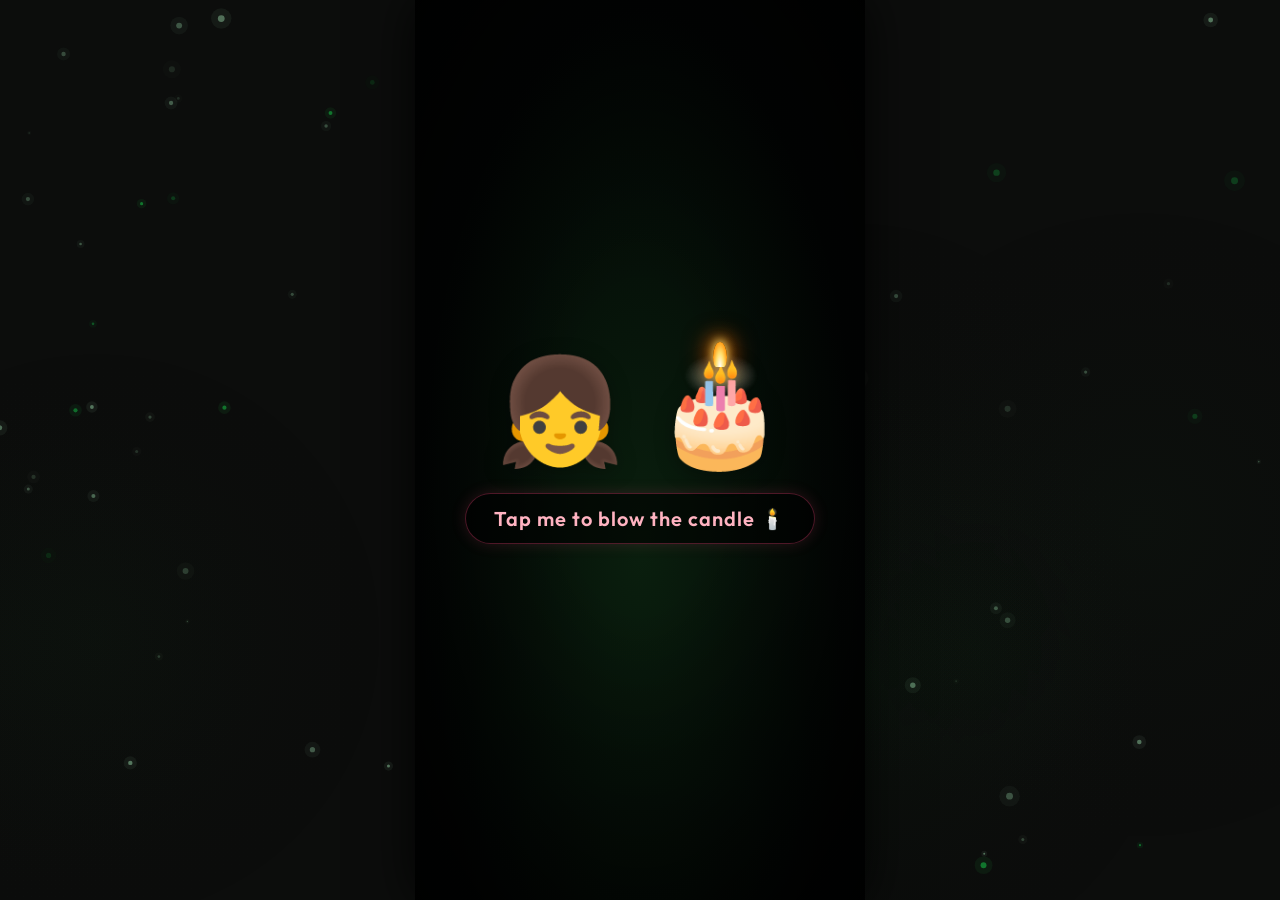
<file: index.html>
<!DOCTYPE html>
<html lang="en">

<head>
    <meta charset="UTF-8">
    <meta name="viewport" content="width=device-width, initial-scale=1.0">
    <title>Happy Birthday! 🎂</title>
    <link rel="preconnect" href="https://fonts.googleapis.com">
    <link rel="preconnect" href="https://fonts.gstatic.com" crossorigin>
    <link
        href="https://fonts.googleapis.com/css2?family=Creepster&family=Outfit:wght@300;400;600;800&family=Pacifico&display=swap"
        rel="stylesheet">
    <link rel="stylesheet" href="style.css">
    <script>
        (function () {
            var urlParams = new URLSearchParams(window.location.search);
            var isFromThailand = urlParams.get('from') === 'thailand';
            if (isFromThailand) {
                document.documentElement.classList.add('preload-todo');
                if ('scrollRestoration' in history) {
                    history.scrollRestoration = 'manual';
                }
            }
        })();
    </script>
</head>

<body>

    <!-- Confetti Canvas (for celebration strings/craft) -->
    <canvas id="confetti-canvas"></canvas>

    <!-- Horror Fog Canvas (behind everything in horror stage) -->
    <canvas id="horror-canvas"></canvas>

    <!-- STAGE 1: Horror Stage -->
    <section id="horror-stage" class="stage active-stage">
        <!-- Multiple layered overlays for depth -->
        <div class="vignette-overlay"></div>

        <!-- PHASE A: Blow the Candle -->
        <div id="candle-content-wrapper">
            <div id="candle-scene">
                <!-- Person emoji facing right -->
                <span class="emoji-char person-emoji">👧</span>

                <!-- Cake with glowing candle -->
                <div class="cake-container">
                    <span class="emoji-char cake-emoji">🎂</span>
                    <div class="candle-flame" id="candle-flame"></div>
                </div>
            </div>

            <div id="candle-prompt" class="sweet-prompt">
                <span>Tap me to blow the candle 🕯️</span>
            </div>
        </div>

        <!-- PHASE B: Birthday Wish (User Photo) -->
        <div id="wish-content-wrapper" class="js-hidden">
            <h1 id="wish-title" class="wish-text">
                Happy Birthday My Zombie 🎂
                <span class="thai-text">สุขสันต์วันเกิดนะจอมซอมบี้ของเค้า 🎂</span>
            </h1>
            <div id="zombie-frame">
                <img id="zombie-img" src="assets/IMG_20260521_150158.jpg" alt="Birthday Girl">
                <div class="scan-line"></div>
                <div class="static-noise"></div>
            </div>
            <div class="sweet-prompt-pulse" style="cursor: pointer; position: relative; z-index: 50;">
                <span>Tap to continue 🌸</span>
            </div>
        </div>

        <!-- Random flicker overlay -->
        <div id="flicker-overlay"></div>
    </section>

    <!-- JUMPSCARE OVERLAY (fixed fullscreen) -->
    <div id="jumpscare-overlay" class="js-hidden">
        <img id="jumpscare-img" src="assets/scary_overlay.png" alt="">
        <div class="blood-vignette"></div>
        <div class="static-fullscreen"></div>
    </div>

    <!-- White flash for transition -->
    <div id="white-flash" class="js-hidden"></div>

    <!-- STAGE 2: Cute Birthday Stage -->
    <section id="cute-stage" class="stage hidden-stage">
        <canvas id="hearts-canvas"></canvas>

        <div id="cute-content-wrapper">
            <header id="cute-header">
                <h1 id="cute-title" class="birthday-title">
                    Happy Birthday, Beautiful! ✨
                </h1>
                <p id="cute-subtitle">
                    Every moment with you is special. Here's a little memory lane...
                    <span class="thai-text">ทุกช่วงเวลาที่อยู่กับเธอคือสิ่งพิเศษ และนี่คือความทรงจำของเราสองคน...</span>
                </p>
            </header>

            <div id="photo-gallery">
                <div class="polaroid-card card-left">
                    <div class="polaroid-img-wrapper">
                        <img class="polaroid-img" src="assets/1779778461951.jpg" alt="Cute Moment 1">
                        <div class="portal-overlay" id="portal-1">
                            <div class="portal-vortex"></div>
                            <div class="portal-text">Tap to Reveal 🌀</div>
                        </div>
                    </div>
                    <div class="polaroid-caption">
                        Your Radiance 🌟
                    </div>
                </div>
                <div class="polaroid-card card-right">
                    <div class="polaroid-img-wrapper">
                        <img class="polaroid-img" src="assets/1779778231330.jpg" alt="Cute Moment 2">
                        <div class="portal-overlay" id="portal-2">
                            <div class="portal-vortex"></div>
                            <div class="portal-text">Tap to Reveal 🌀</div>
                        </div>
                    </div>
                    <div class="polaroid-caption">
                        Sweetest Smile 🍰
                    </div>
                </div>
            </div>

            <div id="gallery-message" class="gallery-msg-hidden">
                <div class="gallery-msg-text">
                    You didn't gave me yours pics. So I have to use only this images, you didn't trusted me <span
                        id="crying-emoji">😭</span>
                    <span class="thai-text">เธอไม่ส่งรูปของเธอให้เค้าเลย เค้าก็เลยต้องใช้แค่รูปพวกนี้เองอ่ะ
                        เธอไม่ไว้ใจเค้าเลยนะ 😭</span>
                </div>
            </div>

            <div id="scroll-indicator">
                <span>Scroll down for something special...</span>
                <div class="arrow-bounce">↓</div>
            </div>

            <!-- ════════════════════════════════════════════ -->
            <div id="club18-section">
                <h2 class="club18-headline">
                    Welcome to Club 18, my cute little zombie! 🧟‍♀️✨
                    <span class="thai-text">ยินดีต้อนรับสู่คลับ 18 นะจอมซอมบี้สุดน่ารักของเค้า! 🧟‍♀️✨</span>
                </h2>
                <div class="club18-wrapper">
                    <!-- Bouncer Busted Game Container -->
                    <div class="bouncer-game-container">

                        <!-- Bouncer/Boy Left Side -->
                        <div class="bouncer-guy-wrapper">
                            <div class="bouncer-character">
                                <img src="assets/boy_char.png" alt="Bouncer Boy" class="bouncer-img">
                                <div class="bouncer-badge">POLICE / BOUNCER 👮‍♂️</div>
                            </div>
                            <div id="bouncer-speech" class="bouncer-bubble">
                                Stop! Underage zombies are strictly prohibited. Show me your ID! 💳
                                <span class="thai-bubble-text">หยุดก่อน! ซอมบี้ที่อายุไม่ถึง 18 ห้ามเข้าโดยเด็ดขาด
                                    ขอดูบัตรประชาชนหน่อย! 💳</span>
                            </div>
                        </div>

                        <!-- ID Card / Scanner Right Side -->
                        <div class="bouncer-action-panel">

                            <!-- Cute ID Card -->
                            <div id="zombie-id-card" class="zombie-id-card">
                                <div class="id-header">CLUB 18 ACCESS CARD</div>
                                <div class="id-body">
                                    <div class="id-photo-frame">
                                        <img id="id-photo" src="assets/club18_teen.png" alt="ID Photo">
                                        <div id="fake-stamp" class="fake-stamp js-hidden">18 Today!</div>
                                    </div>
                                    <div class="id-details">
                                        <p><strong>NAME:</strong> Cute Zombie</p>
                                        <p><strong>BIRTHDATE:</strong> 27 May, 2008</p>
                                        <p><strong>AGE:</strong> <span id="id-age-val" class="age-text">17</span></p>
                                    </div>
                                </div>
                                <div class="id-barcode">|||||||||||||||||||</div>
                            </div>

                            <!-- Biometric Fingerprint Scanner (Hidden initially) -->
                            <div id="biometric-scanner-panel" class="scanner-panel js-hidden">
                                <div class="scanner-screen">
                                    <div id="scanner-laser" class="scanner-laser"></div>
                                    <div id="scanner-status" class="scanner-status">PLACE FINGER TO SCAN</div>
                                    <div class="scanner-progress-bar">
                                        <div id="scanner-progress-fill" class="scanner-progress-fill"></div>
                                    </div>
                                </div>
                                <button id="fingerprint-btn" class="fingerprint-btn">
                                    <span class="fingerprint-icon">👆</span>
                                    <span
                                        style="font-size:0.65rem; font-weight:bold; font-family:var(--sans);">HOLD</span>
                                </button>
                            </div>

                            <!-- Controls -->
                            <div class="bouncer-controls">
                                <button id="show-id-btn" class="bouncer-btn">Present ID 💳</button>
                                <button id="forge-id-btn" class="bouncer-btn js-hidden">It's My Birthday! 🎂</button>
                                <button id="submit-fake-id-btn" class="bouncer-btn js-hidden">Submit ID 💳</button>
                            </div>
                        </div>

                        <!-- Jail Overlay (slams down in phase 5) -->
                        <div id="jail-bars-overlay" class="jail-bars-hidden">
                            <div class="jail-bar"></div>
                            <div class="jail-bar"></div>
                            <div class="jail-bar"></div>
                            <div class="jail-bar"></div>
                            <div class="jail-bar"></div>
                            <div class="jail-bar"></div>

                            <div class="jail-girl-container">
                                <img src="assets/club18_jail.png" alt="Jailed" class="jail-girl-img">
                                <div class="jail-msg">
                                    Jailed for stealing my heart! 👮‍♂️😝❤️
                                    <span class="thai-bubble-text">โดนจำคุก... ข้อหาขโมยหัวใจของเค้าไป! 👮‍♂️😝❤️</span>
                                </div>
                            </div>
                        </div>
                    </div>
                </div>
            </div>

            <!-- Scroll indicator to money section -->
            <div id="scroll-indicator-money" class="scroll-ind-hidden">
                <span>Keep scrolling...</span>
                <div class="arrow-bounce">↓</div>
            </div>

            <!-- ═══════════════════════════════════════════════════
                 CHOCOLATE / MONEY SENDING SECTION
                 ═══════════════════════════════════════════════════ -->
            <div id="money-section">
                <h2 class="money-headline">
                    Even if you don't buy me chocolate... 🍫
                    <span class="thai-text">ถึงเธอจะไม่ซื้อช็อคโกแลตให้เค้าก็เถอะ... 🍫</span>
                </h2>

                <div id="money-stage">
                    <!-- Boy character (starts centered) -->
                    <div id="boy-char" class="char-wrapper boy-centered">
                        <img src="assets/boy_char.png" alt="Boy" class="char-img">
                        <div class="click-me-tag">Tap me! 👆</div>
                    </div>

                    <!-- Girl character (hidden initially, appears on right) -->
                    <div id="girl-char" class="char-wrapper girl-hidden">
                        <img src="assets/girl_char.png" alt="Girl" class="char-img">
                    </div>

                    <!-- Money notes will be spawned here by JS -->
                    <div id="money-container"></div>
                </div>

                <div id="money-message" class="money-msg-hidden">
                    <p>
                        Even you're not buying me chocolates, here's some money to buy that special thai food as
                        promised 😜💕
                        <span class="thai-text">ถึงเธอจะไม่ซื้อช็อคโกแลตให้เค้าก็ไม่เป็นไร
                            นี่เงินเอาไว้ไปซื้ออาหารไทยมื้อพิเศษตามที่สัญญาไว้นะ 😜💕</span>
                    </p>
                </div>
            </div>

            <!-- Scroll indicator to dish section -->
            <div id="scroll-indicator-dish" class="scroll-ind-hidden">
                <span>Speaking of Thai food... keep scrolling!</span>
                <div class="arrow-bounce">↓</div>
            </div>

            <!-- ═══════════════════════════════════════════════════
                 FAVORITE DISH SECTION
                 ═══════════════════════════════════════════════════ -->
            <div id="dish-section">
                <h2 class="dish-headline">
                    Pick your favorite dish! 😋
                    <span class="thai-text">เลือกเมนูโปรดของเธอสิ! 😋</span>
                </h2>
                <div class="dish-grid">
                    <div class="dish-card" data-dish="normal">
                        <img src="assets/dish_grilled_pork.png" alt="Grilled Pork">
                        <div class="dish-name">
                            Grilled Pork
                            <span class="thai-text-small">หมูย่าง</span>
                        </div>
                    </div>
                    <div class="dish-card" data-dish="normal">
                        <img src="assets/dish_basil_egg.png" alt="Stir-fried Basil with Egg">
                        <div class="dish-name">
                            Basil & Egg
                            <span class="thai-text-small">กะเพราไข่ดาว</span>
                        </div>
                    </div>
                    <div class="dish-card" data-dish="normal">
                        <img src="assets/dish_mango_sticky_rice.png" alt="Mango Sticky Rice">
                        <div class="dish-name">
                            Mango Sticky Rice
                            <span class="thai-text-small">ข้าวเหนียวมะม่วง</span>
                        </div>
                    </div>
                    <div class="dish-card" data-dish="secret">
                        <img src="assets/dish_secret.png" alt="Secret Dish">
                        <div class="dish-name">
                            Secret Dish
                            <span class="thai-text-small">เมนูลับ</span>
                        </div>
                    </div>
                </div>

                <!-- Custom Popup Modal for dish clicks -->
                <div id="dish-popup-overlay" class="dish-popup-hidden">
                    <div class="dish-popup-box">
                        <p id="dish-popup-text"></p>
                        <button id="dish-popup-btn">Try again</button>
                    </div>
                </div>
            </div>

            <!-- Scroll indicator to tease section -->
            <div id="scroll-indicator-tease" class="scroll-ind-hidden">
                <span>Keep scrolling, let's settle this debate... ⚡</span>
                <div class="arrow-bounce">↓</div>
            </div>

            <!-- ═══════════════════════════════════════════════════
                 TEASE SECTION: I'M NOT OLD & YOU'RE SO MEAN
                 ═══════════════════════════════════════════════════ -->
            <div id="tease-section" class="tease-section-hidden" style="display: none;">
                <h2 class="tease-headline">
                    I'm Not Old! & You're So Mean! 👴⚡😈
                    <span class="thai-text">เค้าไม่ได้แก่นะ! & เธอนั่นแหละใจร้ายชะมัด! 👴⚡😈</span>
                </h2>


                <div class="tease-game-container">
                    <!-- Left: Boy (Old Man) Column -->
                    <div id="tease-boy-wrapper" class="tease-char-wrapper">
                        <div class="tease-character">
                            <img src="assets/tease_boy.png" alt="Boy Char" class="tease-char-img">
                            <!-- Absolute emoji overlays for teasing states -->
                            <div class="tease-overlay overlay-glasses js-hidden">👓</div>
                            <div class="tease-overlay overlay-cane js-hidden">🦯</div>
                            <div class="tease-overlay overlay-beard js-hidden">🧔</div>
                        </div>
                        <div class="tease-meter-container">
                            <div class="tease-meter-label">
                                Grumpy Old Man Meter: <span id="boy-age-text">20</span>
                                <span class="thai-text-small">เกจวัดตาแก่ขี้บ่น</span>
                            </div>
                            <div class="tease-progress-bar">
                                <div id="grumpy-progress-fill" class="tease-progress-fill"></div>
                            </div>
                        </div>
                        <div id="tease-boy-speech" class="tease-bubble js-hidden"></div>
                    </div>

                    <!-- Middle: Action Deck -->
                    <div id="tease-deck">
                        <div class="tease-deck-title">Choose your phrase:</div>
                        <div class="tease-buttons-grid">
                            <!-- She Teases buttons -->
                            <button id="tease-btn-she-1" class="tease-btn tease-btn-girl">Hey Old Man! 👴👓</button>
                            <button id="tease-btn-she-2" class="tease-btn tease-btn-girl js-hidden">Grandpa nap time!
                                ⏰🛏️</button>
                            <button id="tease-btn-she-3" class="tease-btn tease-btn-girl js-hidden">Is that a gray hair?
                                👵</button>

                            <!-- He Reacts buttons (locked initially) -->
                            <button id="tease-btn-he-1" class="tease-btn tease-btn-boy js-hidden">You're so mean!
                                😭</button>
                            <button id="tease-btn-he-2" class="tease-btn tease-btn-boy js-hidden">No chocolates for you!
                                🍫❌</button>
                            <button id="tease-btn-he-3" class="tease-btn tease-btn-boy js-hidden">Meanest girl ever!
                                💔</button>
                        </div>
                        <button id="truce-btn" class="tease-truce-btn js-hidden">Declare Truce 🕊️❤️</button>
                    </div>

                    <!-- Right: Girl (Mean Girl) Column -->
                    <div id="tease-girl-wrapper" class="tease-char-wrapper">
                        <div class="tease-character">
                            <img src="assets/tease_girl.png" alt="Girl Char" class="tease-char-img">
                            <!-- Absolute emoji overlays for teasing states -->
                            <div class="tease-overlay overlay-horns js-hidden">😈</div>
                            <div class="tease-overlay overlay-pitchfork js-hidden">🔱</div>
                            <div class="tease-overlay overlay-crown js-hidden">👑</div>
                        </div>
                        <div class="tease-meter-container">
                            <div class="tease-meter-label">
                                Mean-o-meter: <span id="girl-mean-text">Cute <span
                                        class="thai-status">น่ารัก</span></span>
                                <span class="thai-text-small">เกจวัดคนใจร้าย</span>
                            </div>
                            <div class="tease-progress-bar">
                                <div id="mean-progress-fill" class="tease-progress-fill"></div>
                            </div>
                        </div>
                        <div id="tease-girl-speech" class="tease-bubble js-hidden"></div>
                    </div>
                </div>

                <!-- Truce Message Card (Fades in on truce) -->
                <div id="truce-message-card" class="truce-card-hidden">
                    <p class="truce-text">
                        Okay fine, I might call you "mean" and you might call me "old man", but I wouldn't have it any
                        other way! Happy Birthday to the meanest zombie ever! 👴👵
                        <span class="thai-text">โอเคก็ได้ ถึงเค้าจะเรียกเธอว่า "คนใจร้าย" และเธอจะเรียกเค้าว่า "ตาแก่"
                            แต่เค้าก็ชอบที่เราเป็นแบบนี้นะ! สุขสันต์วันเกิดนะยัยซอมบี้ที่ใจร้ายที่สุดในโลก! 👴👵</span>
                    </p>
                </div>
            </div>

            <!-- Scroll indicator to hate section -->
            <div id="scroll-indicator-hate" class="scroll-ind-hidden">
                <span>Keep scrolling, one more surprise...</span>
                <div class="arrow-bounce">↓</div>
            </div>

            <!-- ═══════════════════════════════════════════════════
                 I HATE YOU 3000 SECTION
                 ═══════════════════════════════════════════════════ -->
            <div id="hate-section" class="hate-section-hidden" style="display: none;">
                <h2 class="hate-headline">
                    I Hate You 3000 💔
                    <span class="thai-text">เค้าเกลียดเธอ 3000 เลย 💔</span>
                </h2>

                <div id="hate-stage">
                    <!-- Twinkling Stars -->
                    <div class="twinkle-star star-1">⭐</div>
                    <div class="twinkle-star star-2">⭐</div>
                    <div class="twinkle-star star-3">⭐</div>
                    <div class="twinkle-star star-4">⭐</div>

                    <!-- Centered content container to keep characters and speech bubbles close -->
                    <div class="hate-stage-content side-by-side-layout">
                        <!-- Boy character holding phone (left) -->
                        <div id="hate-boy-char" class="hate-char-wrapper hate-boy-left">
                            <img src="assets/boy_phone.png" alt="Boy" class="hate-char-img">
                            <div id="hate-boy-msg" class="hate-msg-popup"></div>
                        </div>

                        <!-- Girl character holding phone (right) -->
                        <div id="hate-girl-char" class="hate-char-wrapper hate-girl-right">
                            <img src="assets/girl_phone.png" alt="Girl" class="hate-char-img">
                            <div id="hate-girl-msg" class="hate-msg-popup"></div>
                        </div>

                        <!-- Dialogue Card Deck -->
                        <div id="dialogue-deck-container">
                            <div id="deck-hint" class="deck-hint js-hidden">
                                Drag the card to the correct person!
                                <span class="thai-text-small"
                                    style="color: rgba(255,255,255,0.85); display: block; margin-top: 3px;">ลากการ์ดข้อความไปให้ถูกคนนะ!</span>
                            </div>
                            <div id="active-dialogue-card" class="dialogue-card js-hidden">
                                <span class="card-text"></span>
                            </div>
                        </div>

                        <!-- Giant Heart Finale (hidden initially) -->
                        <div id="finale-heart" class="js-hidden">
                            ❤️
                        </div>
                    </div>
                </div>
            </div>

            <!-- Scroll indicator to last section (To Do List) -->
            <div id="scroll-indicator-2" class="scroll-ind-hidden">
                <span>Let's check the to do list... 📝</span>
                <div class="arrow-bounce">↓</div>
            </div>

            <!-- ═══════════════════════════════════════════════════
                 TO DO LIST (THAILAND TRAVEL) SECTION
                 ═══════════════════════════════════════════════════ -->
            <div id="last-section">
                <h2 class="last-headline">
                    To Do List 📝✨
                    <span class="thai-text">รายการสิ่งที่ต้องทำ 📝✨</span>
                </h2>

                <div id="last-stage">
                    <!-- Friends facing back (visible initially) -->
                    <div id="travel-friends" class="travel-friends-wrapper">
                        <img src="assets/friends_back.png" alt="Friends Facing Back" class="travel-friends-img">
                        <div class="click-me-tag">Tap us! 👆</div>
                    </div>
                </div>
            </div>

            <!-- Scroll indicator to final mystery gift -->
            <div id="scroll-indicator-last" class="scroll-ind-hidden">
                <span>And now, your final surprise... 🎁</span>
                <div class="arrow-bounce">↓</div>
            </div>

            <!-- ═══════════════════════════════════════════════════
                 MYSTERY GIFT SECTION
                 ═══════════════════════════════════════════════════ -->
            <div id="mystery-section">
                <h2 id="mystery-title">
                    Open Your Mystery Gift 🎁
                    <span class="thai-text">เปิดของขวัญปริศนาของเธอสิ 🎁</span>
                </h2>
                <div id="gift-box-container">
                    <div id="gift-box">
                        <div class="gift-lid">
                            <div class="gift-bow"></div>
                        </div>
                        <div class="gift-body">
                            <div class="gift-ribbon-v"></div>
                            <div class="gift-ribbon-h"></div>
                        </div>
                    </div>
                </div>

                <div id="scroll-wrapper" class="scroll-collapsed">
                    <div class="scroll-roller scroll-top-roller"></div>
                    <div class="scroll-paper-body">
                        <div id="scroll-typed-content"></div>
                        <div id="typing-cursor">|</div>
                    </div>
                    <div class="scroll-roller scroll-bottom-roller"></div>
                </div>
            </div>

            <!-- Bottom spacer so scroll message is never clipped -->
            <div style="height: 120px;"></div>
        </div>
    </section>

    <!-- Fullscreen portal transition overlay -->
    <div id="portal-transition-overlay" class="portal-transition-overlay"></div>

    <!-- Inline SVG filters for magical turbulence displacement reveal -->
    <svg style="position: absolute; width: 0; height: 0;" width="0" height="0">
        <defs>
            <filter id="magic-filter-1">
                <feTurbulence type="fractalNoise" baseFrequency="0.05" numOctaves="3" result="noise" />
                <feDisplacementMap id="displacement-1" in="SourceGraphic" in2="noise" scale="0" xChannelSelector="R"
                    yChannelSelector="G" />
            </filter>
            <filter id="magic-filter-2">
                <feTurbulence type="fractalNoise" baseFrequency="0.05" numOctaves="3" result="noise" />
                <feDisplacementMap id="displacement-2" in="SourceGraphic" in2="noise" scale="0" xChannelSelector="R"
                    yChannelSelector="G" />
            </filter>
        </defs>
    </svg>

    <script src="script.js"></script>
</body>

</html>
</file>
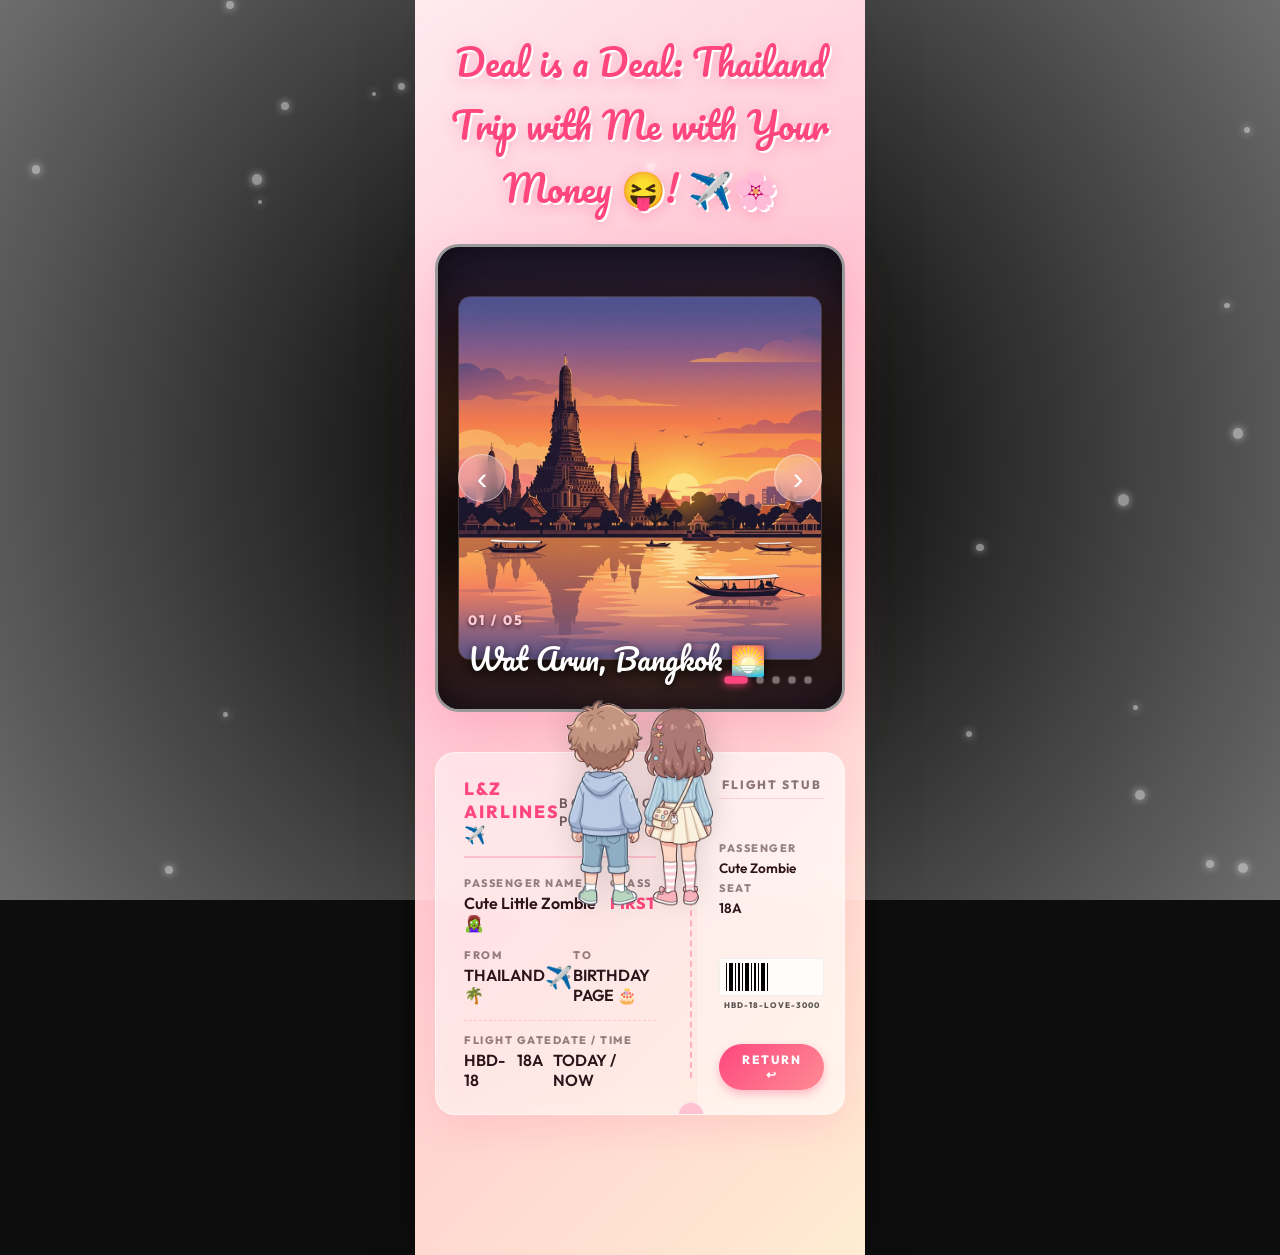
<file: thailand.html>
<!DOCTYPE html>
<html lang="en">
<head>
    <meta charset="UTF-8">
    <meta name="viewport" content="width=device-width, initial-scale=1.0">
    <title>Our Thailand Trip! 🌴✨</title>
    <link rel="preconnect" href="https://fonts.googleapis.com">
    <link rel="preconnect" href="https://fonts.gstatic.com" crossorigin>
    <link href="https://fonts.googleapis.com/css2?family=Outfit:wght@300;400;600;800&family=Pacifico&display=swap" rel="stylesheet">
    <link rel="stylesheet" href="thailand.css">
</head>
<body>

    <!-- Ambient Floating Background Elements -->
    <div class="sky-particles"></div>

    <h1 class="main-heading">
        Deal is a Deal: Thailand Trip with Me with Your Money 😝! ✈️🌸
    </h1>


    <!-- Slideshow Main Area -->
    <div class="slideshow-wrapper">
        <div class="slideshow-container">
            
            <!-- SLIDE 1 -->
            <div class="slide active-slide">
                <div class="slide-backdrop-blur" style="background-image: url('assets/thailand_bangkok.png');"></div>
                <div class="slide-image-wrapper">
                    <img src="assets/thailand_bangkok.png" class="slide-img" alt="Wat Arun, Bangkok">
                </div>
                <div class="slide-caption">
                    <span class="slide-num">01 / 05</span>
                    <h2 class="slide-title">Wat Arun, Bangkok 🌅</h2>
                </div>
            </div>

            <!-- SLIDE 2 -->
            <div class="slide">
                <div class="slide-backdrop-blur" style="background-image: url('assets/thailand_phiphi.png');"></div>
                <div class="slide-image-wrapper">
                    <img src="assets/thailand_phiphi.png" class="slide-img" alt="Phi Phi Islands">
                </div>
                <div class="slide-caption">
                    <span class="slide-num">02 / 05</span>
                    <h2 class="slide-title">Phi Phi Islands 🏝️</h2>
                </div>
            </div>

            <!-- SLIDE 3 -->
            <div class="slide">
                <div class="slide-backdrop-blur" style="background-image: url('assets/thailand_chiangmai.png');"></div>
                <div class="slide-image-wrapper">
                    <img src="assets/thailand_chiangmai.png" class="slide-img" alt="Chiang Mai Lanterns">
                </div>
                <div class="slide-caption">
                    <span class="slide-num">03 / 05</span>
                    <h2 class="slide-title">Chiang Mai Lanterns 🏮</h2>
                </div>
            </div>

            <!-- SLIDE 4 -->
            <div class="slide">
                <div class="slide-backdrop-blur" style="background-image: url('assets/thailand_ayutthaya.png');"></div>
                <div class="slide-image-wrapper">
                    <img src="assets/thailand_ayutthaya.png" class="slide-img" alt="Ayutthaya Temple Ruins">
                </div>
                <div class="slide-caption">
                    <span class="slide-num">04 / 05</span>
                    <h2 class="slide-title">Ayutthaya Temple Ruins 🛕</h2>
                </div>
            </div>

            <!-- SLIDE 5 -->
            <div class="slide">
                <div class="slide-backdrop-blur" style="background-image: url('assets/thailand_krabi.png');"></div>
                <div class="slide-image-wrapper">
                    <img src="assets/thailand_krabi.png" class="slide-img" alt="Railay Beach, Krabi">
                </div>
                <div class="slide-caption">
                    <span class="slide-num">05 / 05</span>
                    <h2 class="slide-title">Railay Beach, Krabi 🌊</h2>
                </div>
            </div>

        </div>

        <!-- Manual Navigation Arrows -->
        <button class="slide-arrow prev-arrow" aria-label="Previous Slide">‹</button>
        <button class="slide-arrow next-arrow" aria-label="Next Slide">›</button>

        <!-- Slide Indicators / Dots -->
        <div class="slide-dots">
            <span class="slide-dot active-dot" data-index="0"></span>
            <span class="slide-dot" data-index="1"></span>
            <span class="slide-dot" data-index="2"></span>
            <span class="slide-dot" data-index="3"></span>
            <span class="slide-dot" data-index="4"></span>
        </div>
    </div>

    <!-- Bottom character sticker looking up at the slides -->
    <div class="scenery-friends-container">
        <img src="assets/friends_back.png" alt="Friends Looking at Thailand Scenery" class="scenery-friends-img">
    </div>

    <!-- Creative Boarding Pass Back Option -->
    <div class="ticket-container">
        <div class="boarding-pass" id="boarding-pass-btn">
            <div class="pass-main">
                <div class="pass-header">
                    <span class="airline">L&Z AIRLINES ✈️</span>
                    <span class="ticket-type">BOARDING PASS</span>
                </div>
                <div class="pass-details">
                    <div class="detail-row">
                        <div class="detail-col">
                            <span class="label">PASSENGER NAME</span>
                            <span class="value">Cute Little Zombie 🧟‍♀️</span>
                        </div>
                        <div class="detail-col">
                            <span class="label">CLASS</span>
                            <span class="value special-pink">FIRST</span>
                        </div>
                    </div>
                    <div class="detail-row">
                        <div class="detail-col">
                            <span class="label">FROM</span>
                            <span class="value">THAILAND 🌴</span>
                        </div>
                        <div class="detail-col font-arrow">✈️</div>
                        <div class="detail-col">
                            <span class="label">TO</span>
                            <span class="value">BIRTHDAY PAGE 🎂</span>
                        </div>
                    </div>
                    <div class="detail-row last-row">
                        <div class="detail-col">
                            <span class="label">FLIGHT</span>
                            <span class="value">HBD-18</span>
                        </div>
                        <div class="detail-col">
                            <span class="label">GATE</span>
                            <span class="value">18A</span>
                        </div>
                        <div class="detail-col">
                            <span class="label">DATE / TIME</span>
                            <span class="value">TODAY / NOW</span>
                        </div>
                    </div>
                </div>
            </div>
            
            <div class="pass-divider">
                <div class="notch top-notch"></div>
                <div class="dots-line"></div>
                <div class="notch bottom-notch"></div>
            </div>
            
            <div class="pass-stub">
                <div class="stub-header">
                    <span>FLIGHT STUB</span>
                </div>
                <div class="stub-info">
                    <span class="label">PASSENGER</span>
                    <span class="value short-val">Cute Zombie</span>
                    <span class="label">SEAT</span>
                    <span class="value">18A</span>
                </div>
                <div class="barcode-container">
                    <div class="barcode">
                        <span class="bar thin"></span>
                        <span class="bar thick"></span>
                        <span class="bar thin"></span>
                        <span class="bar medium"></span>
                        <span class="bar thin"></span>
                        <span class="bar thick"></span>
                        <span class="bar thin"></span>
                        <span class="bar medium"></span>
                        <span class="bar thin"></span>
                        <span class="bar thick"></span>
                        <span class="bar thin"></span>
                    </div>
                    <span class="barcode-text">HBD-18-LOVE-3000</span>
                </div>
                <button class="stub-btn">RETURN ↩</button>
            </div>
        </div>
    </div>

    <!-- Portal Transition Bubble for page load / page unload -->
    <div id="portal-transition" class="portal-transition active"></div>

    <script src="thailand.js"></script>
</body>
</html>
</file>
<file: style.css>
/* =====================================================================
   DESIGN TOKENS
   ===================================================================== */
:root {
    --horror-green: #1aff5c;
    --horror-red: #e74c3c;
    --horror-dark: #020504;

    --cute-bg: linear-gradient(135deg, #ffe5ec 0%, #ffc2d1 50%, #ff9ebb 100%);
    --cute-primary: #ff477e;
    --cute-card-bg: rgba(255, 255, 255, 0.88);

    --parchment-bg: #fdf8ef;
    --parchment-border: #c9a06c;

    --sans: 'Outfit', sans-serif;
    --cursive: 'Pacifico', cursive;
    --horror: 'Creepster', cursive;
}

/* =====================================================================
   RESET
   ===================================================================== */
*, *::before, *::after { box-sizing: border-box; margin: 0; padding: 0; }

html {
    scroll-behavior: smooth;
    background: #0c0d0c;
}

body {
    max-width: 450px;
    margin: 0 auto;
    width: 100%;
    min-height: 100vh;
    overflow-x: hidden;
    font-family: var(--sans);
    background: #020504;
    color: #fff;
    box-shadow: 0 0 50px rgba(0,0,0,0.85);
    position: relative;
}

/* =====================================================================
   STAGE HELPERS
   ===================================================================== */
.stage {
    width: 100%;
    min-height: 100vh;
    position: relative;
}

.hidden-stage {
    display: none !important;
}

.active-stage {
    display: flex;
    flex-direction: column;
    align-items: center;
}

.js-hidden {
    display: none !important;
}

/* Avoid visual flash when page is reloaded and restores To Do List state */
.preload-todo #horror-stage,
.preload-todo #horror-canvas {
    display: none !important;
}
.preload-todo #cute-stage {
    display: flex !important;
    flex-direction: column;
    align-items: center;
}
.preload-todo #hate-section {
    display: flex !important;
}
.preload-todo body {
    background: var(--cute-bg) !important;
}

/* =====================================================================
   HORROR CANVAS (fog / particles / lightning)
   ===================================================================== */
#horror-canvas {
    position: fixed;
    top: 0; left: 0;
    width: 100vw; height: 100vh;
    z-index: 0;
    pointer-events: none;
}

/* =====================================================================
   HORROR STAGE
   ===================================================================== */
#horror-stage {
    background: radial-gradient(ellipse at 50% 60%, #0a1f0e 0%, #020504 70%);
    justify-content: center;
    align-items: center;
    min-height: 100vh;
    overflow: hidden;
    position: relative;
    z-index: 1;
}

/* Dark vignette crush */
.vignette-overlay {
    position: absolute; inset: 0;
    background: radial-gradient(ellipse at center, transparent 25%, rgba(0,0,0,0.92) 100%);
    pointer-events: none;
    z-index: 2;
}

/* Random ambient flicker */
#flicker-overlay {
    position: absolute; inset: 0;
    background: transparent;
    pointer-events: none;
    z-index: 3;
    mix-blend-mode: overlay;
}

#flicker-overlay.flash {
    background: rgba(20, 255, 80, 0.06);
}

/* =====================================================================
   ZOMBIE CONTENT
   ===================================================================== */
/* =====================================================================
   CONFETTI CANVAS
   ===================================================================== */
#confetti-canvas {
    position: fixed;
    top: 0; left: 0;
    width: 100vw; height: 100vh;
    z-index: 99; /* above candle/wish but below jumpscare overlay */
    pointer-events: none;
}

/* =====================================================================
   CANDLE BLOWING SCENE (PHASE A & B)
   ===================================================================== */
#candle-content-wrapper, #wish-content-wrapper {
    display: flex;
    flex-direction: column;
    align-items: center;
    justify-content: center;
    z-index: 5;
    text-align: center;
    gap: 32px;
    position: relative;
    width: 100%;
}

#candle-scene {
    display: flex;
    align-items: center;
    justify-content: center;
    gap: 30px;
    position: relative;
    cursor: pointer;
    user-select: none;
}

.emoji-char {
    font-size: 6.5rem;
    line-height: 1;
    display: inline-block;
    filter: drop-shadow(0 4px 10px rgba(0,0,0,0.3));
    transition: transform 0.4s cubic-bezier(0.175, 0.885, 0.32, 1.275);
}

.person-emoji {
    transform: scaleX(-1); /* mirror girl to face right */
}

#candle-scene:hover .person-emoji {
    transform: scaleX(-1) scale(1.05);
}

.cake-container {
    position: relative;
    display: flex;
    align-items: center;
    justify-content: center;
}

#candle-scene:hover .cake-emoji {
    transform: scale(1.05);
}

/* Glowing candle flame */
.candle-flame {
    position: absolute;
    width: 14px;
    height: 25px;
    background: radial-gradient(ellipse at bottom, #ffffff 0%, #ffdf6d 40%, #ff8c00 80%, #ff3300 100%);
    border-radius: 50% 50% 20% 20% / 60% 60% 40% 40%;
    top: -15px;
    left: 50%;
    transform: translateX(-50%) scale(1);
    box-shadow: 
        0 -2px 10px #ffdf6d,
        0 -4px 20px #ff8c00,
        0 0 30px #ff3300;
    animation: flameFlicker 0.1s infinite alternate;
    transition: transform 0.3s ease, opacity 0.3s ease;
    transform-origin: bottom center;
}

.candle-flame.extinguished {
    transform: translateX(-50%) scale(0) !important;
    opacity: 0 !important;
}

@keyframes flameFlicker {
    0% {
        transform: translateX(-50%) skewX(-2deg) scaleY(0.95);
        opacity: 0.9;
    }
    100% {
        transform: translateX(-50%) skewX(3deg) scaleY(1.05);
        opacity: 1;
    }
}

/* Blowing wind animation */
.wind-puff {
    position: absolute;
    font-size: 2.5rem;
    pointer-events: none;
    z-index: 10;
    opacity: 0.9;
    animation: windFly 0.6s cubic-bezier(0.25, 0.46, 0.45, 0.94) forwards;
}

@keyframes windFly {
    0% {
        transform: translate(-10px, -20px) scale(0.2);
        opacity: 0;
    }
    30% {
        opacity: 0.9;
    }
    100% {
        transform: translate(110px, -25px) scale(1.3);
        opacity: 0;
    }
}

/* Final section (to do list text) */
#todo-list {
    font-family: var(--sans);
    font-size: 1.1rem;
    line-height: 1.8;
    color: #4a1525;
    background: rgba(255,255,255,0.7);
    padding: 30px;
    border-radius: 20px;
    box-shadow: 0 5px 20px rgba(0,0,0,0.05);
}

/* Make Hate Section Responsive */
/* Mobile-first: always applied since body is max-width 450px */

/* Sweet text prompts */
.sweet-prompt {
    font-family: var(--sans);
    font-size: 1.25rem;
    font-weight: 600;
    color: #ffb3c1;
    background: rgba(0, 0, 0, 0.6);
    padding: 12px 28px;
    border-radius: 50px;
    border: 1.5px solid rgba(255, 71, 126, 0.3);
    box-shadow: 0 0 15px rgba(255, 71, 126, 0.15);
    letter-spacing: 1px;
    transition: all 0.3s;
    user-select: none;
    cursor: pointer;
}

#candle-scene:hover + .sweet-prompt,
.sweet-prompt:hover {
    color: #fff;
    background: rgba(255, 71, 126, 0.2);
    border-color: rgba(255, 71, 126, 0.6);
    box-shadow: 0 0 25px rgba(255, 71, 126, 0.4);
    transform: translateY(-2px);
}

.sweet-prompt-pulse {
    font-family: var(--sans);
    font-size: 1.15rem;
    font-weight: 600;
    color: #ffb3c1;
    background: rgba(0, 0, 0, 0.7);
    padding: 10px 24px;
    border-radius: 50px;
    border: 1px solid rgba(255, 71, 126, 0.2);
    box-shadow: 0 0 12px rgba(255, 71, 126, 0.1);
    letter-spacing: 1px;
    animation: sweetPulse 2s ease-in-out infinite;
    user-select: none;
}

@keyframes sweetPulse {
    0%, 100% {
        box-shadow: 0 0 12px rgba(255, 71, 126, 0.1);
        border-color: rgba(255, 71, 126, 0.2);
    }
    50% {
        box-shadow: 0 0 25px rgba(255, 71, 126, 0.35);
        border-color: rgba(255, 71, 126, 0.5);
        color: #fff;
    }
}

/* Birthday Wish Text style */
.wish-text {
    font-family: var(--cursive);
    font-size: 2.8rem;
    color: var(--cute-primary);
    text-shadow: 
        0 2px 5px rgba(0, 0, 0, 0.5),
        2px 2px 0px #fff, 
        4px 4px 15px rgba(255,71,126,0.4);
    margin-bottom: 5px;
    letter-spacing: 1px;
    animation: floatTitle 4s ease-in-out infinite alternate;
}

/* ZOMBIE FRAME — breathing, twitching, alive */
#zombie-frame {
    position: relative;
    width: 300px; height: 300px;
    border-radius: 50%;
    cursor: pointer;
    border: 3px solid rgba(255, 71, 126, 0.35);
    box-shadow:
        0 0 40px rgba(255, 71, 126, 0.4),
        0 0 80px rgba(255, 71, 126, 0.15),
        inset 0 0 30px rgba(0,0,0,0.2);
    overflow: hidden;
    animation: zombieBreathe 4s ease-in-out infinite;
    transition: all 0.3s ease;
}

#zombie-frame:hover {
    border-color: rgba(255, 71, 126, 0.6);
    box-shadow:
        0 0 60px rgba(255, 71, 126, 0.7),
        0 0 120px rgba(255, 71, 126, 0.3),
        inset 0 0 40px rgba(0,0,0,0.3);
    transform: scale(1.03);
}

#zombie-img {
    width: 100%; height: 100%;
    object-fit: cover;
    border-radius: 50%;
    filter: contrast(1.05) brightness(0.95);
    transition: filter 0.3s;
}

#zombie-frame:hover #zombie-img {
    filter: contrast(1.1) brightness(0.9);
}

/* CRT scan line */
.scan-line {
    position: absolute; inset: 0;
    background: repeating-linear-gradient(
        to bottom,
        transparent 0px,
        transparent 2px,
        rgba(0,0,0,0.15) 2px,
        rgba(0,0,0,0.15) 4px
    );
    pointer-events: none;
    border-radius: 50%;
    z-index: 2;
}

/* Static noise overlay */
.static-noise {
    position: absolute; inset: 0;
    border-radius: 50%;
    opacity: 0;
    pointer-events: none;
    z-index: 3;
    background: url("data:image/svg+xml,%3Csvg viewBox='0 0 256 256' xmlns='http://www.w3.org/2000/svg'%3E%3Cfilter id='n'%3E%3CfeTurbulence type='fractalNoise' baseFrequency='0.9' numOctaves='4' stitchTiles='stitch'/%3E%3C/filter%3E%3Crect width='100%25' height='100%25' filter='url(%23n)' opacity='0.5'/%3E%3C/svg%3E");
    background-size: 128px;
    mix-blend-mode: overlay;
    animation: noiseShift 0.2s steps(3) infinite;
}

#zombie-frame:hover .static-noise {
    opacity: 0;
}

/* Click prompt */
#click-prompt {
    display: flex; align-items: center; gap: 10px;
    background: rgba(0,0,0,0.9);
    color: var(--horror-green);
    padding: 10px 22px;
    border-radius: 6px;
    font-family: var(--horror);
    font-size: 1.1rem;
    letter-spacing: 2px;
    border: 1px solid rgba(26,255,92,0.3);
    box-shadow: 0 0 15px rgba(26,255,92,0.15);
    animation: promptPulse 2s ease-in-out infinite;
    user-select: none;
}

.prompt-icon {
    font-size: 1.3rem;
    animation: skullSpin 3s linear infinite;
}

/* =====================================================================
   JUMPSCARE OVERLAY
   ===================================================================== */
#jumpscare-overlay {
    position: fixed; 
    top: 0; bottom: 0;
    left: 50%;
    transform: translateX(-50%);
    width: 100%; 
    max-width: 450px;
    height: 100vh;
    background: #000;
    z-index: 99999;
    overflow: hidden;
}

#jumpscare-img {
    position: absolute;
    top: 50%; left: 50%;
    width: 120%; height: 120%;
    object-fit: cover;
    transform: translate(-50%, -50%) scale(1);
}

.blood-vignette {
    position: absolute; inset: 0;
    background: radial-gradient(circle, transparent 10%, rgba(80,0,0,0.7) 100%);
    pointer-events: none;
}

.static-fullscreen {
    position: absolute; inset: 0;
    opacity: 0.3;
    background: url("data:image/svg+xml,%3Csvg viewBox='0 0 256 256' xmlns='http://www.w3.org/2000/svg'%3E%3Cfilter id='n'%3E%3CfeTurbulence type='fractalNoise' baseFrequency='0.85' numOctaves='3' stitchTiles='stitch'/%3E%3C/filter%3E%3Crect width='100%25' height='100%25' filter='url(%23n)' opacity='0.6'/%3E%3C/svg%3E");
    background-size: 128px;
    mix-blend-mode: overlay;
    animation: noiseShift 0.08s steps(4) infinite;
    pointer-events: none;
}

/* White flash transition */
#white-flash {
    position: fixed; inset: 0;
    background: #fff;
    z-index: 100000;
    animation: whiteFlashAnim 1.2s ease-out forwards;
}

@keyframes whiteFlashAnim {
    0% { opacity: 1; }
    60% { opacity: 1; }
    100% { opacity: 0; pointer-events: none; }
}

/* =====================================================================
   CUTE BIRTHDAY STAGE
   ===================================================================== */
#cute-stage {
    background: var(--cute-bg);
    min-height: 100vh;
    padding: 60px 20px 40px;
    position: relative;
}

#hearts-canvas {
    position: fixed;
    top: 0; left: 0;
    width: 100%; height: 100%;
    pointer-events: none;
    z-index: 1;
}

#cute-content-wrapper {
    position: relative;
    z-index: 2;
    max-width: 800px; width: 100%;
    display: flex; flex-direction: column; align-items: center;
    gap: 50px;
}

#cute-header { text-align: center; color: #4a1525; }

.birthday-title {
    font-family: var(--cursive);
    font-size: 3.5rem;
    color: var(--cute-primary);
    text-shadow: 2px 2px 0px #fff, 4px 4px 15px rgba(255,71,126,0.3);
    margin-bottom: 10px;
    animation: floatTitle 4s ease-in-out infinite alternate;
}

#cute-subtitle {
    font-size: 1.1rem; font-weight: 300;
    opacity: 0.9; letter-spacing: 0.5px;
}

/* Polaroid */
#photo-gallery {
    display: flex; justify-content: center;
    flex-wrap: wrap; gap: 30px; width: 100%; margin: 20px 0;
}

.polaroid-card {
    background: var(--cute-card-bg);
    padding: 16px 16px 24px;
    box-shadow: 0 10px 25px rgba(0,0,0,0.1), 0 3px 5px rgba(0,0,0,0.05);
    border-radius: 4px; width: 250px;
    backdrop-filter: blur(5px);
    transition: transform 0.4s cubic-bezier(0.175,0.885,0.32,1.275), box-shadow 0.4s;
    border: 1px solid rgba(255,255,255,0.6);
}

.card-left  { transform: rotate(-4deg); }
.card-right { transform: rotate(4deg);  }

.polaroid-card:hover {
    transform: scale(1.08) rotate(0deg) translateY(-10px);
    box-shadow: 0 20px 35px rgba(255,71,126,0.25), 0 10px 15px rgba(0,0,0,0.1);
    z-index: 10;
}

.polaroid-img-wrapper {
    position: relative;
    width: 100%; height: 220px;
    overflow: hidden; border-radius: 2px;
    border: 1px solid rgba(0,0,0,0.05);
}

.polaroid-img {
    width: 100%; height: 100%;
    object-fit: cover; transition: transform 0.5s;
}
.polaroid-card:hover .polaroid-img { transform: scale(1.05); }

.polaroid-caption {
    font-family: var(--cursive);
    font-size: 1.3rem; color: #4a1525;
    text-align: center; margin-top: 15px;
}

/* =====================================================================
   MYSTERIOUS PORTAL REVEAL STYLE FOR POLAROIDS
   ===================================================================== */
.portal-overlay {
    position: absolute;
    inset: 0;
    background: radial-gradient(circle, #2d142c 0%, #170519 100%);
    display: flex;
    flex-direction: column;
    justify-content: center;
    align-items: center;
    cursor: pointer;
    z-index: 5;
    transition: transform 0.8s cubic-bezier(0.6, -0.28, 0.735, 0.045), opacity 0.8s ease;
    border-radius: 2px;
    overflow: hidden;
}

.portal-vortex {
    width: 70px;
    height: 70px;
    border-radius: 50%;
    background: radial-gradient(circle, #fbc2eb 0%, #a18cd1 50%, #5d2b7a 100%);
    box-shadow: 0 0 15px #a18cd1, 0 0 30px #fbc2eb, inset 0 0 10px rgba(255,255,255,0.8);
    position: relative;
    animation: portalSwirl 3s linear infinite;
    margin-bottom: 12px;
}

.portal-vortex::before {
    content: '';
    position: absolute;
    inset: 8px;
    border-radius: 50%;
    background: #000;
    box-shadow: 0 0 8px rgba(0,0,0,0.8);
}

.portal-vortex::after {
    content: '🌀';
    position: absolute;
    top: 50%;
    left: 50%;
    transform: translate(-50%, -50%);
    font-size: 1.5rem;
    animation: vortexEmojiSpin 6s linear infinite;
}

.portal-text {
    font-family: var(--sans);
    font-size: 0.75rem;
    font-weight: 800;
    color: #fbc2eb;
    text-shadow: 0 0 8px rgba(251,194,235,0.8);
    letter-spacing: 2px;
    text-transform: uppercase;
    animation: portalPulseText 1s ease-in-out infinite alternate;
}

@keyframes portalSwirl {
    0% { transform: rotate(0deg); }
    100% { transform: rotate(360deg); }
}

@keyframes vortexEmojiSpin {
    0% { transform: translate(-50%, -50%) rotate(360deg); }
    100% { transform: translate(-50%, -50%) rotate(0deg); }
}

@keyframes portalPulseText {
    0% { opacity: 0.6; transform: scale(0.95); }
    100% { opacity: 1; transform: scale(1.05); }
}

.portal-dissolve {
    animation: portalSupernova 1.2s cubic-bezier(0.25, 0.8, 0.25, 1) forwards;
    pointer-events: none !important;
}

@keyframes portalSupernova {
    0% { transform: scale(1) rotate(0deg); opacity: 1; filter: brightness(1); }
    30% { transform: scale(1.4) rotate(180deg); opacity: 1; filter: brightness(2) drop-shadow(0 0 25px #fbc2eb); }
    100% { transform: scale(0) rotate(1080deg); opacity: 0; filter: brightness(0.2); }
}

.img-shake {
    animation: imgShakeAnim 0.8s cubic-bezier(.36,.07,.19,.97) both;
}

@keyframes imgShakeAnim {
    0%, 100% { transform: translate3d(0, 0, 0) scale(1); }
    10%, 90% { transform: translate3d(-3px, -2px, 0) scale(1.02); }
    20%, 80% { transform: translate3d(4px, 3px, 0) scale(1.04); }
    30%, 50%, 70% { transform: translate3d(-6px, -4px, 0) scale(1.05); }
    40%, 60% { transform: translate3d(6px, 4px, 0) scale(1.03); }
}

.displace-active-1 {
    filter: url(#magic-filter-1);
    opacity: 1 !important;
}

.displace-active-2 {
    filter: url(#magic-filter-2);
    opacity: 1 !important;
}

/* Tear Drop Falling Effect */
.tear-drop {
    position: absolute;
    width: 6px;
    height: 10px;
    background: #52a0fd;
    border-radius: 50% 50% 50% 50% / 60% 60% 40% 40%;
    clip-path: polygon(50% 0%, 100% 60%, 100% 100%, 0% 100%, 0% 60%);
    pointer-events: none;
    z-index: 1000;
    box-shadow: 0 0 6px rgba(82, 160, 253, 0.8);
    animation: tearFall 1.2s cubic-bezier(0.4, 0, 1, 1) forwards;
}

@keyframes tearFall {
    0% { transform: translateY(0) scale(1); opacity: 1; }
    80% { opacity: 0.9; }
    100% { transform: translateY(var(--ty, 140px)) scale(0.3); opacity: 0; }
}

/* Custom Message below Gallery */
#gallery-message {
    width: 100%;
    max-width: 600px;
    margin: 20px auto;
    text-align: center;
    transition: opacity 1s ease, transform 1s ease, max-height 1s ease, margin 1s ease;
    overflow: hidden;
}

.gallery-msg-hidden {
    opacity: 0;
    transform: translateY(30px);
    pointer-events: none;
    max-height: 0;
    margin: 0 auto !important;
}

.gallery-msg-visible {
    opacity: 1;
    transform: translateY(0);
    pointer-events: auto;
    max-height: 200px;
    animation: messageDrop 1s cubic-bezier(0.175, 0.885, 0.32, 1.275) forwards;
}

@keyframes messageDrop {
    0% { transform: translateY(-40px) scale(0.9); opacity: 0; }
    100% { transform: translateY(0) scale(1); opacity: 1; }
}

.gallery-msg-text {
    font-family: var(--cursive);
    font-size: 1.35rem;
    color: #c0392b;
    background: rgba(255, 235, 235, 0.85);
    border: 2px dashed rgba(231, 76, 60, 0.4);
    padding: 15px 25px;
    border-radius: 16px;
    display: inline-block;
    box-shadow: 0 8px 25px rgba(231, 76, 60, 0.15);
    animation: heartPulse 1.5s infinite alternate;
    position: relative;
}

@keyframes heartPulse {
    0% { transform: scale(1); }
    100% { transform: scale(1.02); }
}


/* Scroll indicator */
#scroll-indicator {
    display: flex; flex-direction: column; align-items: center;
    gap: 8px; color: var(--cute-primary);
    font-weight: 600; font-size: 0.95rem;
    letter-spacing: 0.5px; margin: 40px 0;
}

.arrow-bounce {
    font-size: 1.5rem;
    animation: bounceY 1.5s infinite ease-in-out;
}

/* Mystery Section */
#mystery-section {
    width: 100%; display: flex; flex-direction: column;
    align-items: center; gap: 30px;
    padding-top: 60px;
    border-top: 2px dashed rgba(255,71,126,0.2);
}

#mystery-title {
    font-family: var(--cursive);
    color: #4a1525; font-size: 2rem; text-align: center;
}

/* =====================================================================
   GIFT BOX (pure CSS 3D)
   ===================================================================== */
#gift-box-container {
    width: 140px; height: 150px;
    cursor: pointer; margin: 20px 0;
    perspective: 600px;
}

#gift-box {
    position: relative; width: 100%; height: 100%;
    animation: boxFloat 2.5s ease-in-out infinite;
}

#gift-box:hover { animation: boxWiggle 0.4s infinite linear; }

.gift-body {
    position: absolute; bottom: 0;
    width: 120px; height: 90px; left: 10px;
    background: linear-gradient(135deg, #ff5c8a, #ff477e);
    border-radius: 6px;
    box-shadow: 0 8px 20px rgba(0,0,0,0.15), inset 0 -3px 6px rgba(0,0,0,0.1);
}

.gift-ribbon-v {
    position: absolute;
    left: 50%; transform: translateX(-50%);
    width: 16px; height: 100%;
    background: linear-gradient(to right, #ffecd2, #fdf6e2, #ffecd2);
    box-shadow: inset 0 0 3px rgba(0,0,0,0.05);
}

.gift-ribbon-h {
    position: absolute; top: 50%; transform: translateY(-50%);
    width: 100%; height: 16px;
    background: linear-gradient(to bottom, #ffecd2, #fdf6e2, #ffecd2);
}

.gift-lid {
    position: absolute; top: 10px; left: 2px;
    width: 136px; height: 28px;
    background: linear-gradient(135deg, #ff477e, #e8406f);
    border-radius: 4px;
    box-shadow: 0 4px 10px rgba(0,0,0,0.12);
    z-index: 10;
    transition: transform 1s cubic-bezier(0.175,0.885,0.32,1.275), opacity 0.8s;
    transform-origin: left center;
}

.gift-bow {
    position: absolute; top: -14px; left: 50%; transform: translateX(-50%);
    width: 30px; height: 20px;
    background: radial-gradient(ellipse, #ffecd2, #ffd9a8);
    border-radius: 50%;
    box-shadow: 0 2px 6px rgba(0,0,0,0.1);
}

#gift-box.opened .gift-lid {
    transform: rotate(-70deg) translateY(-40px);
    opacity: 0;
}

/* =====================================================================
   SCROLL PARCHMENT
   ===================================================================== */
#scroll-wrapper {
    width: 100%; max-width: 550px;
    position: relative; margin: 40px auto;
    overflow: hidden;
    transition: max-height 3s cubic-bezier(0.1,0.8,0.2,1), opacity 1s ease;
    box-shadow: 0 15px 35px rgba(0,0,0,0.15);
    border-radius: 6px;
}

.scroll-collapsed {
    max-height: 0; opacity: 0;
    pointer-events: none;
}

.scroll-expanded {
    max-height: 2000px;  /* FIXED: large enough for any message */
    opacity: 1;
}

.scroll-paper-body {
    background: var(--parchment-bg);
    border-left: 12px double var(--parchment-border);
    border-right: 12px double var(--parchment-border);
    padding: 35px 35px 50px;
    min-height: 200px;
    font-size: 1.15rem; color: #4a3424;
    line-height: 1.8; text-align: center;
    box-shadow: inset 0 0 40px rgba(200,150,100,0.15);
    position: relative;
}

.scroll-paper-body::before {
    content: ""; position: absolute; inset: 0;
    background: linear-gradient(to bottom, rgba(200,160,110,0.08) 0%, transparent 8%, transparent 92%, rgba(200,160,110,0.08) 100%);
    pointer-events: none;
}

.scroll-roller {
    height: 18px;
    background: linear-gradient(to right, #7a5530, #c9a06c, #7a5530);
    border-radius: 5px;
    box-shadow: 0 3px 6px rgba(0,0,0,0.25);
    position: relative; z-index: 10;
}

#scroll-typed-content {
    font-family: var(--sans);
    font-weight: 400; letter-spacing: 0.3px;
    white-space: pre-wrap; display: inline;
}

#typing-cursor {
    display: inline;
    font-weight: 200;
    color: var(--cute-primary);
    animation: cursorBlink 0.6s step-end infinite;
}

/* =====================================================================
   SPARKLE PARTICLES
   ===================================================================== */
.sparkle-particle {
    position: fixed;
    border-radius: 50%;
    pointer-events: none;
    z-index: 999;
    animation: particleFly 1.4s cubic-bezier(0.1,0.8,0.25,1) forwards;
}

/* =====================================================================
   KEYFRAME ANIMATIONS
   ===================================================================== */

/* Horror title flicker */
@keyframes titleFlicker {
    0%, 90%, 100% { opacity: 1; }
    91% { opacity: 0.3; }
    92% { opacity: 0.9; }
    93% { opacity: 0.4; transform: skewX(-2deg); }
    94% { opacity: 1; transform: skewX(0); }
    95% { opacity: 0.5; }
    96% { opacity: 1; }
}

/* Zombie breathing */
@keyframes zombieBreathe {
    0%, 100% { transform: scale(1); }
    50% { transform: scale(1.03); }
}

/* Zombie twitching on hover */
@keyframes zombieTwitch {
    0%   { transform: translate(2px, 1px) rotate(0.5deg) scale(1.02); }
    20%  { transform: translate(-3px, -1px) rotate(-0.8deg) scale(1.03); }
    40%  { transform: translate(1px, 3px) rotate(0.3deg) scale(1.01); }
    60%  { transform: translate(-2px, -2px) rotate(-0.5deg) scale(1.04); }
    80%  { transform: translate(3px, 0px) rotate(0.7deg) scale(1.02); }
    100% { transform: translate(-1px, 2px) rotate(-0.3deg) scale(1.03); }
}

/* Static noise */
@keyframes noiseShift {
    0%   { background-position: 0 0; }
    33%  { background-position: -64px -32px; }
    66%  { background-position: 32px -64px; }
    100% { background-position: -32px 32px; }
}

/* Click prompt pulse */
@keyframes promptPulse {
    0%, 100% { box-shadow: 0 0 15px rgba(26,255,92,0.15); }
    50% { box-shadow: 0 0 25px rgba(26,255,92,0.4); border-color: rgba(26,255,92,0.6); }
}

/* Skull icon spin */
@keyframes skullSpin {
    0%, 80% { transform: rotate(0deg); }
    85% { transform: rotate(15deg); }
    90% { transform: rotate(-10deg); }
    95% { transform: rotate(5deg); }
    100% { transform: rotate(0deg); }
}

/* Floating title */
@keyframes floatTitle {
    0% { transform: translateY(0); }
    100% { transform: translateY(-8px); }
}

/* Arrow bounce */
@keyframes bounceY {
    0%, 100% { transform: translateY(0); }
    50% { transform: translateY(8px); }
}

/* Gift box float */
@keyframes boxFloat {
    0%, 100% { transform: translateY(0); }
    50% { transform: translateY(-6px); }
}

/* Gift box wiggle */
@keyframes boxWiggle {
    0%   { transform: rotate(0deg); }
    25%  { transform: rotate(-6deg) scale(1.04); }
    50%  { transform: rotate(0deg); }
    75%  { transform: rotate(6deg) scale(1.04); }
    100% { transform: rotate(0deg); }
}

/* Confetti fly */
@keyframes particleFly {
    0%   { transform: translate(0,0) scale(1); opacity: 1; }
    100% { transform: translate(var(--tx), var(--ty)) scale(0); opacity: 0; }
}

/* Cursor blink */
@keyframes cursorBlink {
    0%, 100% { opacity: 1; }
    50% { opacity: 0; }
}

/* Scare body shake */
.scare-shake {
    animation: violentShake 0.08s infinite !important;
}

@keyframes violentShake {
    0%   { transform: translate(6px, 8px) rotate(1.5deg); }
    25%  { transform: translate(-8px, -6px) rotate(-2deg); }
    50%  { transform: translate(10px, -10px) rotate(1.5deg); }
    75%  { transform: translate(-6px, 8px) rotate(-1deg); }
    100% { transform: translate(8px, -4px) rotate(2deg); }
}

/* =====================================================================
   RESPONSIVE
   ===================================================================== */
/* Always-on mobile styles (body is max-width 450px) */
    .creepy-text { font-size: 1.8rem; }
    #zombie-frame { width: 230px; height: 230px; }
    .birthday-title { font-size: 2.3rem; }
    .polaroid-card { width: 200px; }
    .polaroid-img-wrapper { height: 170px; }
    .scroll-paper-body { padding: 20px 18px 40px; font-size: 1rem; }
    #gift-box-container { width: 110px; height: 120px; }
    .money-headline { font-size: 1.5rem !important; }
    .char-img { width: 120px !important; height: 120px !important; }
    #money-stage { height: 200px !important; }
    #money-message p { font-size: 1rem !important; padding: 14px 18px !important; }
    /* Club 18 Bouncer Game Mobile Fixes */
    .club18-headline {
        font-size: 1.4rem !important;
        line-height: 1.35 !important;
        margin-bottom: 12px !important;
    }
    .club18-wrapper {
        padding: 15px 12px !important;
        border-radius: 16px !important;
    }
    .bouncer-game-container {
        gap: 20px !important;
    }
    .bouncer-guy-wrapper {
        gap: 8px !important;
    }
    .bouncer-character {
        width: 110px !important;
        height: 110px !important;
    }
    .bouncer-img {
        width: 100% !important;
        height: 100% !important;
    }
    .bouncer-badge {
        font-size: 0.6rem !important;
        padding: 2px 8px !important;
        bottom: -6px !important;
    }
    .bouncer-bubble {
        margin-top: 12px !important;
        padding: 10px 12px !important;
        font-size: 0.88rem !important;
        max-width: 290px !important;
        width: 100% !important;
    }
    .bouncer-bubble::before {
        top: -8px !important;
        border-width: 0 8px 8px !important;
    }
    .bouncer-action-panel {
        gap: 15px !important;
    }
    .zombie-id-card {
        width: 100% !important;
        max-width: 290px !important;
        height: auto !important;
        min-height: 165px !important;
        border-radius: 12px !important;
    }
    .id-header {
        font-size: 0.75rem !important;
        padding: 6px !important;
    }
    .id-body {
        padding: 10px !important;
        gap: 12px !important;
    }
    .id-photo-frame {
        width: 70px !important;
        height: 70px !important;
        border-radius: 6px !important;
    }
    .id-details {
        font-size: 0.75rem !important;
        line-height: 1.4 !important;
    }
    .age-text {
        font-size: 0.95rem !important;
    }
    .age-text.forged-active::after {
        left: 20px !important;
        font-size: 1.1rem !important;
    }
    .fake-stamp {
        font-size: 0.75rem !important;
        padding: 2px 6px !important;
    }
    .id-barcode {
        font-size: 0.65rem !important;
        padding: 4px !important;
    }
    .scanner-panel {
        width: 100% !important;
        max-width: 290px !important;
        padding: 10px !important;
        border-radius: 12px !important;
        gap: 10px !important;
    }
    .scanner-screen {
        height: 75px !important;
    }
    .scanner-status {
        font-size: 0.75rem !important;
    }
    .fingerprint-btn {
        width: 65px !important;
        height: 65px !important;
        border-radius: 50% !important;
    }
    .fingerprint-icon {
        font-size: 1.6rem !important;
    }
    .bouncer-btn {
        font-size: 0.85rem !important;
        padding: 8px 20px !important;
        border-radius: 16px !important;
    }
    .jail-bars-overlay {
        border-radius: 16px !important;
    }
    .jail-girl-container {
        width: 100% !important;
        max-width: 280px !important;
        padding: 15px !important;
        border-radius: 16px !important;
        gap: 10px !important;
        margin-left: 0 !important;
    }
    .jail-girl-img {
        width: 100px !important;
        height: 100px !important;
    }
    .jail-msg {
        font-size: 0.85rem !important;
    }

    /* Tease Section Mobile Fixes */
    .tease-headline {
        font-size: 1.4rem !important;
        line-height: 1.35 !important;
        margin-bottom: 12px !important;
    }
    .tease-game-container {
        padding: 12px !important;
        border-radius: 16px !important;
        gap: 10px !important;
    }
    .tease-deck-title {
        font-size: 0.85rem !important;
        margin-bottom: 6px !important;
    }
    .tease-btn {
        font-size: 0.78rem !important;
        padding: 6px 12px !important;
        border-radius: 10px !important;
    }
    .tease-buttons-grid {
        gap: 6px !important;
    }
    .tease-truce-btn {
        font-size: 0.85rem !important;
        padding: 8px 16px !important;
    }
    .tease-character {
        width: 95px !important;
        height: 95px !important;
    }
    .overlay-glasses { top: 29px !important; left: 36px !important; font-size: 1.05rem !important; }
    .overlay-cane { bottom: 2px !important; left: -8px !important; font-size: 1.4rem !important; }
    .overlay-beard { bottom: 24px !important; left: 36px !important; font-size: 1.15rem !important; }
    
    .overlay-horns { top: -4px !important; left: 35px !important; font-size: 1.2rem !important; }
    .overlay-pitchfork { bottom: 6px !important; right: -6px !important; font-size: 1.35rem !important; }
    .overlay-crown { top: -16px !important; left: 35px !important; font-size: 1.2rem !important; }
    
    .tease-bubble {
        max-width: 100% !important;
        width: 100% !important;
        font-size: 0.75rem !important;
        padding: 6px 8px !important;
        margin-top: 8px !important;
        border-radius: 12px !important;
        box-sizing: border-box !important;
    }
    .tease-bubble::before {
        border-width: 0 6px 6px !important;
        top: -6px !important;
    }
    .tease-meter-container {
        max-width: 100px !important;
        margin-top: 8px !important;
    }
    .tease-meter-label {
        font-size: 0.58rem !important;
        line-height: 1.25 !important;
    }
    .tease-progress-bar {
        height: 8px !important;
    }
    #truce-message-card {
        padding: 15px !important;
        font-size: 0.9rem !important;
        border-radius: 16px !important;
    }

    /* Hate Section (I Hate You 3000) Mobile Layout */
    .hate-headline {
        font-size: 1.4rem !important;
        line-height: 1.35 !important;
    }
    #hate-stage {
        height: 480px !important;
        margin: 10px 0 !important;
    }
    .hate-char-img { width: 100px !important; height: 100px !important; }
    .hate-char-wrapper { bottom: 25px !important; }
    .hate-boy-left { left: 4% !important; }
    .hate-girl-right { right: 4% !important; }
    
    #dialogue-deck-container {
        bottom: 220px !important;
        width: 100% !important;
    }
    .dialogue-card {
        width: 230px !important;
        min-height: 80px !important;
        padding: 8px 12px !important;
    }
    .card-text {
        font-size: 0.95rem !important;
    }
    .deck-hint {
        top: -38px !important;
        font-size: 0.95rem !important;
    }
    .hate-msg-popup { 
        font-size: 0.78rem !important; 
        padding: 6px 10px !important; 
        top: -75px !important; /* Position above smaller mobile characters */
        max-width: 120px !important;
        width: max-content !important;
    }
    .hate-floating-bubble { font-size: 0.75rem !important; padding: 4px 10px !important; }

    .boy-fallen-flat {
        bottom: 50px !important;
        left: 32% !important;
    }
    .boy-fallen-flat .hate-char-img {
        transform: rotate(95deg) scaleY(0.7) !important;
    }
    .boy-fallen-flat #hate-boy-msg {
        top: 80px !important;
        left: 50% !important;
    }
    .girl-ground-state {
        bottom: 50px !important;
        left: 48% !important;
    }
    .girl-ground-state #hate-girl-msg {
        top: -5px !important;
    }


/* =====================================================================
   CLUB 18 SECTION
   ===================================================================== */
#club18-section {
    width: 100%;
    display: flex; flex-direction: column; align-items: center;
    gap: 30px;
    padding-top: 40px;
}

.club18-headline {
    font-family: var(--cursive);
    font-size: 1.4rem;
    color: #4a1525;
    text-align: center;
    margin-bottom: 12px;
    line-height: 1.35;
}

.club18-wrapper {
    width: 100%;
    max-width: 450px;
    margin: 0 auto;
    background: rgba(255, 255, 255, 0.45);
    backdrop-filter: blur(10px);
    border-radius: 16px;
    border: 2px solid rgba(255, 255, 255, 0.7);
    box-shadow: 0 15px 35px rgba(255, 71, 126, 0.1);
    padding: 15px 12px;
    position: relative;
    overflow: hidden;
}

.bouncer-game-container {
    display: flex;
    flex-direction: column;
    align-items: center;
    gap: 20px;
    position: relative;
    min-height: auto;
}

.jail-girl-container {
    margin-left: 0 !important;
}

/* Bouncer Guy Column */
.bouncer-guy-wrapper {
    flex: 1;
    display: flex;
    flex-direction: column;
    align-items: center;
    position: relative;
    z-index: 110;
}

.bouncer-character {
    position: relative;
    width: 110px;
    height: 110px;
}

.bouncer-img {
    width: 100%;
    height: 100%;
    object-fit: contain;
    filter: drop-shadow(0 8px 16px rgba(0,0,0,0.15));
}

.bouncer-badge {
    position: absolute;
    bottom: -10px;
    left: 50%;
    transform: translateX(-50%);
    background: linear-gradient(135deg, #1e3c72 0%, #2a5298 100%);
    color: white;
    font-family: var(--sans);
    font-size: 0.75rem;
    font-weight: 800;
    padding: 4px 10px;
    border-radius: 20px;
    white-space: nowrap;
    box-shadow: 0 4px 10px rgba(0,0,0,0.2);
}

.bouncer-bubble {
    margin-top: 25px;
    background: #fff;
    border-radius: 18px;
    padding: 15px;
    font-family: var(--cursive);
    font-size: 1.25rem;
    color: #4a1525;
    position: relative;
    max-width: 290px;
    text-align: center;
    box-shadow: 0 6px 15px rgba(255, 71, 126, 0.15);
    border: 2px solid rgba(255, 71, 126, 0.1);
    animation: bouncerFloat 2.5s infinite ease-in-out;
    cursor: pointer;
    transition: transform 0.2s, box-shadow 0.2s;
    user-select: none;
}

.bouncer-bubble:hover {
    transform: scale(1.03);
    box-shadow: 0 8px 20px rgba(255, 71, 126, 0.25);
}

.bouncer-bubble:active {
    transform: scale(0.98);
}

.bouncer-bubble-tap-hint {
    display: block;
    font-size: 0.7rem;
    color: #ff477e;
    font-family: var(--sans);
    margin-top: 6px;
    font-weight: bold;
    animation: tapHintPulse 0.8s infinite alternate;
}

@keyframes tapHintPulse {
    0% { opacity: 0.4; }
    100% { opacity: 1; }
}

.bouncer-bubble::before {
    content: '';
    position: absolute;
    top: -10px;
    left: 50%;
    transform: translateX(-50%);
    border-width: 0 10px 10px;
    border-style: solid;
    border-color: #fff transparent;
}

@keyframes bouncerFloat {
    0%, 100% { transform: translateY(0); }
    50% { transform: translateY(-5px); }
}

/* Action Panel Column */
.bouncer-action-panel {
    flex: 1.2;
    display: flex;
    flex-direction: column;
    align-items: center;
    gap: 20px;
    width: 100%;
}

/* Zombie ID Card */
.zombie-id-card {
    width: 100%;
    max-width: 290px;
    height: auto;
    min-height: 165px;
    background: linear-gradient(135deg, #fff 0%, #f9f9f9 100%);
    border: 2px solid #ddd;
    border-radius: 16px;
    box-shadow: 0 8px 20px rgba(0,0,0,0.1);
    display: flex;
    flex-direction: column;
    position: relative;
    overflow: hidden;
    transition: transform 0.4s cubic-bezier(0.175, 0.885, 0.32, 1.275);
}

.zombie-id-card.forged-id {
    border-color: #ff477e;
    box-shadow: 0 8px 25px rgba(255, 71, 126, 0.25);
}

.id-header {
    background: linear-gradient(135deg, #ff477e 0%, #ff85a7 100%);
    color: white;
    font-family: var(--sans);
    font-size: 0.85rem;
    font-weight: 800;
    text-align: center;
    padding: 8px;
    letter-spacing: 1px;
}

.id-body {
    display: flex;
    padding: 15px;
    gap: 15px;
    align-items: center;
}

.id-photo-frame {
    position: relative;
    width: 90px;
    height: 90px;
    border: 2px solid #eee;
    background: #f5f5f5;
    border-radius: 8px;
    overflow: hidden;
}

.id-photo-frame img {
    width: 100%;
    height: 100%;
    object-fit: cover;
}

.fake-stamp {
    position: absolute;
    top: 50%;
    left: 50%;
    transform: translate(-50%, -50%) rotate(-15deg);
    border: 3px solid #ffd700;
    color: #d4af37;
    font-family: var(--sans);
    font-weight: 900;
    font-size: 0.95rem;
    padding: 4px 10px;
    border-radius: 6px;
    background: rgba(255,255,255,0.95);
    letter-spacing: 1px;
    box-shadow: 0 0 12px rgba(255, 215, 0, 0.5);
    text-shadow: 1px 1px 0 rgba(255,255,255,0.8);
}

.id-details {
    flex: 1;
    font-family: var(--sans);
    font-size: 0.85rem;
    color: #333;
    line-height: 1.5;
}

.id-details p {
    margin: 3px 0;
}

.age-text {
    font-weight: bold;
    font-size: 1.1rem;
    color: #4a1525;
}

.age-text.forged-active {
    color: #ff477e;
    text-decoration: line-through;
    position: relative;
}

.age-text.forged-active::after {
    content: '18';
    position: absolute;
    left: 25px;
    top: -2px;
    color: #e74c3c;
    font-size: 1.3rem;
    font-weight: 900;
    transform: rotate(5deg);
}

.id-barcode {
    font-family: monospace;
    font-size: 0.75rem;
    text-align: center;
    color: #333;
    border-top: 1px dashed #eee;
    padding: 5px;
    letter-spacing: 4px;
}

/* Biometric Scanner Panel */
.scanner-panel {
    width: 320px;
    background: rgba(0, 0, 0, 0.05);
    border: 2px dashed rgba(255, 71, 126, 0.3);
    border-radius: 16px;
    padding: 15px;
    display: flex;
    flex-direction: column;
    align-items: center;
    gap: 15px;
}

.scanner-screen {
    width: 100%;
    height: 100px;
    background: #000;
    border-radius: 10px;
    position: relative;
    overflow: hidden;
    display: flex;
    flex-direction: column;
    justify-content: center;
    align-items: center;
    border: 2px solid #333;
}

.scanner-laser {
    position: absolute;
    width: 100%;
    height: 3px;
    background: #00ff00;
    box-shadow: 0 0 10px #00ff00;
    top: 0;
    left: 0;
    animation: laserScan 2s infinite linear;
    display: none;
}

@keyframes laserScan {
    0% { top: 0; }
    50% { top: 100%; }
    100% { top: 0; }
}

.scanner-status {
    color: #00ff00;
    font-family: monospace;
    font-size: 0.8rem;
    font-weight: 800;
    text-transform: uppercase;
    letter-spacing: 1px;
    z-index: 2;
    text-shadow: 0 0 5px #00ff00;
    text-align: center;
}

.scanner-status.scanning {
    color: #ff00ff;
    text-shadow: 0 0 5px #ff00ff;
    animation: scannerTextBlink 0.5s infinite alternate;
}

.scanner-status.denied {
    color: #ff3333 !important;
    text-shadow: 0 0 5px #ff3333 !important;
}

@keyframes scannerTextBlink {
    0% { opacity: 0.4; }
    100% { opacity: 1; }
}

.scanner-progress-bar {
    width: 80%;
    height: 6px;
    background: #222;
    border-radius: 3px;
    overflow: hidden;
    margin-top: 10px;
    z-index: 2;
    border: 1px solid #444;
}

.scanner-progress-fill {
    width: 0%;
    height: 100%;
    background: #00ff00;
}

.fingerprint-btn {
    background: #111;
    color: #fff;
    border: 2px solid #333;
    border-radius: 50%;
    width: 80px;
    height: 80px;
    display: flex;
    flex-direction: column;
    justify-content: center;
    align-items: center;
    cursor: pointer;
    box-shadow: 0 5px 15px rgba(0,0,0,0.3);
    transition: transform 0.2s, border-color 0.2s;
    user-select: none;
    touch-action: none;
    -webkit-user-select: none;
}

.fingerprint-btn:active, .fingerprint-btn.btn-active {
    transform: scale(0.95);
    border-color: #00ff00;
    box-shadow: 0 0 15px rgba(0, 255, 0, 0.4);
}

.fingerprint-icon {
    font-size: 2rem;
    margin-bottom: 2px;
}

/* Controls */
.bouncer-controls {
    display: flex;
    gap: 15px;
    justify-content: center;
    width: 100%;
}

.bouncer-btn {
    background: linear-gradient(135deg, #ff477e, #ff85a7);
    color: white;
    font-family: var(--sans);
    font-weight: 600;
    font-size: 1rem;
    border: none;
    padding: 10px 25px;
    border-radius: 20px;
    cursor: pointer;
    box-shadow: 0 4px 15px rgba(255,71,126,0.3);
    transition: transform 0.2s, box-shadow 0.2s;
}

.bouncer-btn:hover {
    transform: scale(1.05);
    box-shadow: 0 6px 20px rgba(255,71,126,0.45);
}

.bouncer-btn:active {
    transform: scale(0.98);
}

/* Jail Bars Overlay */
#jail-bars-overlay {
    position: absolute;
    inset: 0;
    background: rgba(0, 0, 0, 0.85);
    display: flex;
    justify-content: center;
    align-items: center;
    z-index: 100;
    border-radius: 24px;
    overflow: hidden;
    transition: opacity 0.5s ease;
}

.jail-bars-hidden {
    opacity: 0;
    pointer-events: none;
}

/* Iron Bars Slam Down animation */
.jail-bars-slammed {
    animation: jailSlam 0.6s cubic-bezier(0.175, 0.885, 0.32, 1.275) forwards;
}

@keyframes jailSlam {
    0% { transform: translateY(-100%); opacity: 0; }
    100% { transform: translateY(0); opacity: 1; }
}

.jail-bar {
    position: absolute;
    width: 8px;
    height: 100%;
    background: linear-gradient(to right, #7f8c8d 0%, #34495e 50%, #2c3e50 100%);
    box-shadow: inset 1px 0 2px rgba(255,255,255,0.4), 3px 0 10px rgba(0,0,0,0.5);
    z-index: 2;
}

.jail-bar:nth-child(1) { left: 15%; }
.jail-bar:nth-child(2) { left: 30%; }
.jail-bar:nth-child(3) { left: 45%; }
.jail-bar:nth-child(4) { left: 60%; }
.jail-bar:nth-child(5) { left: 75%; }
.jail-bar:nth-child(6) { left: 90%; }

.jail-girl-container {
    z-index: 10;
    display: flex;
    flex-direction: column;
    align-items: center;
    gap: 15px;
    text-align: center;
    background: rgba(0, 0, 0, 0.45);
    border: 3px solid rgba(255, 71, 126, 0.5);
    padding: 25px 25px;
    border-radius: 20px;
    backdrop-filter: blur(5px);
    box-shadow: 0 10px 30px rgba(0,0,0,0.5);
    width: 300px;
    box-sizing: border-box;
    margin-left: 200px; /* Shift to the right to avoid overlapping the bouncer guy */
}

.jail-girl-img {
    width: 150px;
    height: 150px;
    object-fit: contain;
    filter: drop-shadow(0 5px 15px rgba(0,0,0,0.6));
    animation: jailGirlWobble 4s infinite ease-in-out;
}

@keyframes jailGirlWobble {
    0%, 100% { transform: translateY(0) rotate(0deg); }
    50% { transform: translateY(-5px) rotate(-3deg); }
}

.jail-msg {
    color: #ff3333;
    font-family: var(--cursive);
    font-size: 1.5rem;
    font-weight: bold;
    text-shadow: 0 2px 4px rgba(0,0,0,0.8);
    animation: pulseRed 1s infinite alternate;
}

@keyframes pulseRed {
    0% { color: #ff3333; text-shadow: 0 0 5px rgba(255,51,51,0.5); }
    100% { color: #ff6666; text-shadow: 0 0 15px rgba(255,51,51,0.8); }
}

/* Also add the new scroll indicator to the list of shared styling */
#scroll-indicator-money,
#scroll-indicator-dish,
#scroll-indicator-tease,
#scroll-indicator-hate,
#scroll-indicator-2,
#scroll-indicator-last {
    display: flex; flex-direction: column; align-items: center;
    gap: 8px; color: var(--cute-primary);
    font-weight: 600; font-size: 0.95rem;
    letter-spacing: 0.5px; margin: 40px 0;
}

/* =====================================================================
   CHOCOLATE / MONEY SENDING SECTION
   ===================================================================== */
#money-section {
    width: 100%;
    display: flex; flex-direction: column; align-items: center;
    gap: 24px;
    padding-top: 50px;
}

.money-headline {
    font-family: var(--cursive);
    font-size: 1.9rem;
    color: #4a1525;
    text-align: center;
    text-shadow: 1px 1px 0 #fff;
}

/* Character Stage — the arena where boy & girl face each other */
#money-stage {
    position: relative;
    width: 100%;
    max-width: 550px;
    height: 250px;
    overflow: visible;
}

/* Character wrappers */
.char-wrapper {
    position: absolute;
    top: 50%;
    transform: translateY(-50%);
    display: flex; flex-direction: column; align-items: center;
    gap: 8px;
    transition: all 1s cubic-bezier(0.4, 0, 0.2, 1);
    z-index: 5;
}

.char-img {
    width: 160px; height: 160px;
    object-fit: contain;
    mix-blend-mode: multiply;
    filter: drop-shadow(0 6px 12px rgba(0,0,0,0.15));
    transition: transform 0.3s;
}

.char-wrapper:hover .char-img {
    transform: scale(1.05);
}

/* Boy centered state (initial) */
.boy-centered {
    left: 50%;
    transform: translate(-50%, -50%);
    cursor: pointer;
}

/* Boy moved to left */
.boy-left {
    left: 5%;
    transform: translateY(-50%);
    cursor: default;
}

/* Click-me tag */
.click-me-tag {
    position: absolute;
    bottom: -35px;
    left: 50%;
    font-family: var(--cursive);
    font-size: 0.95rem;
    color: var(--cute-primary);
    background: rgba(255,255,255,0.9);
    padding: 5px 14px;
    border-radius: 20px;
    box-shadow: 0 3px 8px rgba(255,71,126,0.2);
    animation: tagBounce 1.5s infinite ease-in-out;
    white-space: nowrap;
    z-index: 15;
}

.click-me-tag.tag-hidden {
    opacity: 0;
    pointer-events: none;
    transition: opacity 0.3s;
}

@keyframes tagBounce {
    0%, 100% { transform: translate(-50%, 0); }
    50% { transform: translate(-50%, -6px); }
}

/* Girl hidden state */
.girl-hidden {
    right: 5%;
    transform: translateY(-50%) scale(0);
    opacity: 0;
    left: auto;
}

/* Girl visible state */
.girl-visible {
    right: 5%;
    left: auto;
    transform: translateY(-50%) scale(1);
    opacity: 1;
}

/* Money note container */
#money-container {
    position: absolute;
    inset: 0;
    pointer-events: none;
    z-index: 10;
    overflow: visible;
}

/* Individual floating money note (JS driven) */
.money-note {
    position: absolute;
    font-size: 1.8rem;
    pointer-events: none;
    z-index: 11;
    filter: drop-shadow(0 2px 4px rgba(0,0,0,0.2));
}

/* Money sweet message */
#money-message {
    width: 100%;
    text-align: center;
    transition: opacity 1s ease, transform 1s ease;
}

.money-msg-hidden {
    opacity: 0;
    transform: translateY(20px);
    pointer-events: none;
}

.money-msg-visible {
    opacity: 1;
    transform: translateY(0);
}

#money-message p {
    display: inline-block;
    font-family: var(--cursive);
    font-size: 1.15rem;
    color: #6b2140;
    background: rgba(255,255,255,0.8);
    padding: 18px 28px;
    border-radius: 16px;
    box-shadow: 0 6px 20px rgba(255,71,126,0.15);
    line-height: 1.7;
    max-width: 500px;
    backdrop-filter: blur(4px);
}

/* Second scroll indicator (hidden until money animation done) */
.scroll-ind-hidden {
    opacity: 0;
    transform: translateY(10px);
    pointer-events: none;
    transition: opacity 0.8s ease, transform 0.8s ease;
}

.scroll-ind-visible {
    opacity: 1;
    transform: translateY(0);
}

/* =====================================================================
   FAVORITE DISH SECTION
   ===================================================================== */
#dish-section {
    width: 100%;
    display: flex; flex-direction: column; align-items: center;
    gap: 30px;
    padding-top: 50px;
    border-top: 2px dashed rgba(255,71,126,0.2);
    margin-top: 20px;
}

.dish-headline {
    font-family: var(--cursive);
    font-size: 2rem;
    color: #4a1525;
    text-align: center;
}

.dish-grid {
    display: grid;
    grid-template-columns: repeat(2, 1fr);
    gap: 20px;
    max-width: 600px;
    width: 100%;
}

.dish-card {
    background: var(--cute-card-bg);
    border-radius: 12px;
    padding: 15px;
    box-shadow: 0 8px 20px rgba(0,0,0,0.1);
    display: flex; flex-direction: column; align-items: center;
    cursor: pointer;
    transition: transform 0.3s, box-shadow 0.3s;
    border: 2px solid transparent;
}

.dish-card:hover {
    transform: translateY(-8px) scale(1.02);
    box-shadow: 0 15px 25px rgba(255,71,126,0.25);
    border: 2px solid var(--cute-primary);
}

.dish-card img {
    width: 100%;
    max-width: 160px;
    height: auto;
    object-fit: contain;
    margin-bottom: 15px;
    filter: drop-shadow(0 4px 6px rgba(0,0,0,0.1));
}

.dish-name {
    font-family: var(--cursive);
    font-size: 1.2rem;
    color: #6b2140;
    text-align: center;
}

/* Dish Popup Overlay */
#dish-popup-overlay {
    position: fixed; inset: 0;
    background: rgba(0,0,0,0.6);
    backdrop-filter: blur(4px);
    z-index: 100000;
    display: flex; justify-content: center; align-items: center;
    opacity: 1; transition: opacity 0.3s;
}

#dish-popup-overlay.dish-popup-hidden {
    opacity: 0; pointer-events: none;
}

.dish-popup-box {
    background: #fff;
    padding: 30px 40px;
    border-radius: 20px;
    text-align: center;
    max-width: 90%; width: 400px;
    box-shadow: 0 20px 50px rgba(255,71,126,0.3);
    transform: scale(1);
    transition: transform 0.4s cubic-bezier(0.175, 0.885, 0.32, 1.275);
}

#dish-popup-overlay.dish-popup-hidden .dish-popup-box {
    transform: scale(0.8) translateY(20px);
}

#dish-popup-text {
    font-family: var(--cursive);
    font-size: 1.6rem;
    color: #4a1525;
    margin-bottom: 25px;
    line-height: 1.4;
}

#dish-popup-btn {
    background: linear-gradient(135deg, #ff477e, #ff9ebb);
    color: white;
    font-family: var(--sans);
    font-weight: 600; font-size: 1.1rem;
    border: none; padding: 12px 30px;
    border-radius: 30px; cursor: pointer;
    box-shadow: 0 4px 15px rgba(255,71,126,0.4);
    transition: transform 0.2s, box-shadow 0.2s;
}

#dish-popup-btn:hover {
    transform: scale(1.05);
    box-shadow: 0 6px 20px rgba(255,71,126,0.6);
}

#scroll-indicator-dish span,
#scroll-indicator-tease span,
#scroll-indicator-hate span {
    font-family: var(--cursive);
    font-size: 1.5rem;
    color: #ff477e;
    text-shadow: 1px 1px 0px rgba(0,0,0,0.1);
    text-align: center;
    padding: 0 15px;
}

/* =====================================================================
   I HATE YOU 3000 SECTION
   ===================================================================== */
#hate-section {
    width: 100%;
    display: flex; flex-direction: column; align-items: center;
    gap: 24px;
    padding-top: 50px;
    border-top: 2px dashed rgba(255,71,126,0.2);
    margin-top: 20px;
    transition: opacity 1s ease, transform 1s ease;
}

.hate-section-hidden {
    opacity: 0;
    transform: translateY(20px);
    pointer-events: none;
}

.hate-section-visible {
    opacity: 1;
    transform: translateY(0);
}

.hate-headline {
    font-family: var(--cursive);
    font-size: 1.4rem;
    color: #4a1525;
    text-align: center;
    text-shadow: 1px 1px 0 #fff;
    line-height: 1.35;
}

#hate-stage {
    position: relative;
    width: 100%;
    height: 480px;
    overflow: hidden;
    background: transparent;
    margin: 10px 0;
}

.hate-stage-content {
    max-width: 450px;
    width: 100%;
    height: 100%;
    margin: 0 auto;
    position: relative;
    overflow: visible;
}

.hate-char-wrapper {
    position: absolute;
    bottom: 390px; /* Stands on balcony platform by default */
    display: flex; flex-direction: column; align-items: center;
    gap: 8px;
    transition: all 1.2s cubic-bezier(0.4, 0, 0.2, 1);
    z-index: 5;
}

.hate-char-img {
    width: 100px; height: 100px;
    object-fit: contain;
    filter: drop-shadow(0 8px 16px rgba(0,0,0,0.2));
    transition: transform 0.3s;
}

.hate-char-wrapper:hover .hate-char-img {
    transform: scale(1.05);
}

/* Boy left state */
.hate-boy-left {
    left: 4%;
    bottom: 25px;
    transform: none;
    cursor: pointer;
}

/* Girl right state */
.hate-girl-right {
    right: 4%;
    bottom: 25px;
    left: auto;
    transform: none;
    cursor: pointer;
}

/* Dialogue Deck Container */
#dialogue-deck-container {
    position: absolute;
    bottom: 220px;
    left: 50%;
    transform: translateX(-50%);
    width: 100%;
    max-width: 350px;
    height: 100px;
    display: flex;
    justify-content: center;
    align-items: center;
    z-index: 10;
}
.deck-hint {
    position: absolute;
    top: -55px;
    width: 100%;
    text-align: center;
    font-family: var(--sans);
    font-weight: bold;
    color: #ff477e;
    font-size: 1.3rem;
    text-shadow: 0 2px 5px rgba(0,0,0,0.1);
    animation: floatHint 2s infinite ease-in-out;
    pointer-events: none;
}
@keyframes floatHint {
    0%, 100% { transform: translateY(0); }
    50% { transform: translateY(-5px); }
}

/* Dialogue Card */
.dialogue-card {
    position: absolute;
    width: 260px;
    min-height: 80px;
    background: #fff;
    border-radius: 16px;
    padding: 10px 14px;
    box-shadow: 0 10px 25px rgba(0,0,0,0.2), 
                inset 0 0 0 3px rgba(255, 255, 255, 0.5);
    display: flex;
    justify-content: center;
    align-items: center;
    text-align: center;
    cursor: grab;
    touch-action: none;
    transition: transform 0.2s cubic-bezier(0.175, 0.885, 0.32, 1.275), box-shadow 0.2s;
    user-select: none;
}
.dialogue-card.card-dragging {
    cursor: grabbing;
    transform: scale(1.05) rotate(2deg);
    box-shadow: 0 15px 35px rgba(0,0,0,0.3);
}
.card-text {
    font-family: var(--sans);
    font-size: 1rem;
    font-weight: bold;
    color: #4a1525;
}

/* Card Themes based on speaker */
.card-theme-girl {
    background: linear-gradient(135deg, #fff0f5 0%, #ffe4e1 100%);
    border: 2px solid #ffb6c1;
}
.card-theme-boy {
    background: linear-gradient(135deg, #f0f8ff 0%, #e6e6fa 100%);
    border: 2px solid #b0c4de;
}

/* Wrong drop shake animation */
.card-wrong-shake {
    animation: wrongShake 0.4s cubic-bezier(.36,.07,.19,.97) both;
}
@keyframes wrongShake {
    0% { transform: translateX(0); }
    20% { transform: translateX(-10px) rotate(-5deg); }
    40% { transform: translateX(10px) rotate(5deg); }
    60% { transform: translateX(-10px) rotate(-5deg); }
    80% { transform: translateX(10px) rotate(5deg); }
    100% { transform: translateX(0); }
}

/* Confetti Burst Particle */
.confetti-particle {
    position: absolute;
    width: 10px;
    height: 10px;
    background: #ff477e;
    border-radius: 50%;
    pointer-events: none;
    z-index: 20;
    opacity: 1;
}
@keyframes particlePop {
    0% { transform: translate(0, 0) scale(1); opacity: 1; }
    100% { transform: translate(var(--tx), var(--ty)) scale(0); opacity: 0; }
}

/* Finale Heart Explosion */
#finale-heart {
    position: absolute;
    top: 50%;
    left: 50%;
    transform: translate(-50%, -50%) scale(0);
    font-size: 15rem;
    z-index: 100;
    pointer-events: none;
    opacity: 0;
    filter: drop-shadow(0 20px 40px rgba(255, 71, 126, 0.5));
}
.finale-heart-anim {
    animation: heartExplode 2s cubic-bezier(0.175, 0.885, 0.32, 1.275) forwards;
}
@keyframes heartExplode {
    0% { transform: translate(-50%, -50%) scale(0); opacity: 0; }
    40% { transform: translate(-50%, -50%) scale(1.2); opacity: 1; }
    60% { transform: translate(-50%, -50%) scale(1); opacity: 1; }
    80% { transform: translate(-50%, -50%) scale(1.1); opacity: 1; }
    100% { transform: translate(-50%, -50%) scale(1); opacity: 0; }
}

/* Speech bubbles/popups in hate section */
.hate-msg-popup {
    position: absolute;
    top: -60px; /* moved up to avoid overlapping faces */
    left: 50%;
    transform: translateX(-50%) translateY(10px);
    background: #fff;
    padding: 12px 18px;
    border-radius: 20px;
    font-family: var(--sans);
    font-weight: 600;
    font-size: 1rem;
    color: #4a1525;
    white-space: normal;
    text-align: center;
    max-width: 200px;
    width: max-content;
    box-shadow: 0 8px 20px rgba(255,71,126,0.25);
    opacity: 0;
    pointer-events: none;
    transition: opacity 0.4s, transform 0.4s;
    z-index: 10;
    border: 2px solid rgba(255, 71, 126, 0.2);
}

.hate-msg-popup::after {
    content: '';
    position: absolute;
    bottom: -8px;
    left: 50%;
    transform: translateX(-50%);
    border-width: 8px 8px 0;
    border-style: solid;
    border-color: #fff transparent transparent transparent;
}

.hate-msg-visible {
    opacity: 1 !important;
    transform: translateX(-50%) translateY(0) !important;
}

/* =====================================================================
   LAST BUT NOT THE LEAST (THAILAND TRAVEL) SECTION
   ===================================================================== */
#last-section {
    width: 100%;
    display: flex;
    flex-direction: column;
    align-items: center;
    gap: 30px;
    padding-top: 60px;
    border-top: 2px dashed rgba(255, 71, 126, 0.2);
    margin-top: 20px;
    text-align: center;
}

.last-headline {
    font-family: var(--cursive);
    font-size: 2.2rem;
    color: #4a1525;
    margin-bottom: 10px;
    text-shadow: 1px 1px 0px #fff;
}

#last-stage {
    position: relative;
    width: 100%;
    max-width: 800px;
    aspect-ratio: 16 / 9;
    min-height: 350px;
    border-radius: 20px;
    overflow: hidden;
    display: flex;
    justify-content: center;
    align-items: center;
    background: rgba(255, 255, 255, 0.45);
    backdrop-filter: blur(10px);
    border: 2px solid rgba(255, 255, 255, 0.75);
    box-shadow: 0 15px 35px rgba(255, 71, 126, 0.15);
    margin: 0 auto;
}

.travel-friends-wrapper {
    position: absolute;
    display: flex;
    flex-direction: column;
    align-items: center;
    gap: 12px;
    cursor: pointer;
    transition: transform 0.6s cubic-bezier(0.34, 1.56, 0.64, 1), opacity 0.6s ease;
    z-index: 10;
}

.travel-friends-img {
    width: 250px;
    height: auto;
    object-fit: contain;
    mix-blend-mode: darken;
    filter: drop-shadow(0 8px 16px rgba(0, 0, 0, 0.15));
    transition: transform 0.4s cubic-bezier(0.175, 0.885, 0.32, 1.275);
}

.travel-friends-wrapper:hover .travel-friends-img {
    transform: scale(1.05) translateY(-5px);
}

.travel-friends-wrapper .click-me-tag {
    bottom: -15px;
}

#portal-transition-overlay {
    position: fixed;
    inset: 0;
    z-index: 100000;
    background: radial-gradient(circle, #ffcbd8 0%, #ff477e 100%);
    opacity: 0;
    pointer-events: none;
    transform: scale(0.01);
    border-radius: 50%;
    transition: transform 1.2s cubic-bezier(0.25, 1, 0.5, 1), opacity 0.8s ease, border-radius 1.2s ease;
    box-shadow: 0 0 100px 30px rgba(255, 71, 126, 0.95);
}

#portal-transition-overlay.active {
    transform: scale(1);
    opacity: 1;
    border-radius: 0;
    pointer-events: auto;
    box-shadow: none;
}

/* =====================================================================
   RESPONSIVE FOR TRAVEL SECTION
   ===================================================================== */
#last-stage {
    aspect-ratio: 4 / 3;
    min-height: 250px;
}
.last-headline {
    font-size: 1.8rem;
}
.travel-friends-img {
    width: 200px;
}


/* =====================================================================
   I HATE YOU 3000 - FALLING ANIMATION SCENE
   ===================================================================== */
/* Shake animation for when boy lands */
.scene-shake {
    animation: sceneShakeEffect 0.5s ease-out;
}

@keyframes sceneShakeEffect {
    0%, 100% { transform: translate(0, 0); }
    10%, 30%, 50%, 70%, 90% { transform: translate(-4px, -2px); }
    20%, 40%, 60%, 80% { transform: translate(4px, 2px); }
}

.balcony-platform {
    position: absolute;
    top: 260px;
    left: 0;
    width: 100%;
    background: rgba(255, 255, 255, 0.45);
    backdrop-filter: blur(5px);
    border: 2px solid rgba(255, 255, 255, 0.7);
    border-radius: 4px;
    z-index: 8;
}

.balcony-railing {
    position: absolute;
    top: -24px;
    left: 0;
    width: 100%;
    height: 24px;
    background: repeating-linear-gradient(90deg, rgba(255,255,255,0.8), rgba(255,255,255,0.8) 4px, transparent 4px, transparent 18px);
    border-top: 3px solid rgba(255,255,255,0.9);
}

.falling-ground-grass {
    position: absolute;
    bottom: 0;
    left: 0;
    width: 100%;
    height: 50px;
    background: linear-gradient(to bottom, #2ecc71, #27ae60);
    border-top: 4px solid #fff;
    z-index: 7;
    display: flex;
    justify-content: center;
    align-items: center;
}

.ground-label {
    font-family: var(--sans);
    font-weight: 800;
    font-size: 0.85rem;
    color: rgba(255, 255, 255, 0.75);
    text-transform: uppercase;
    letter-spacing: 1px;
}

/* Boy flat on ground inside unified stage */
.boy-fallen-flat {
    bottom: 50px !important;
    left: 32% !important;
    transform: none !important;
    animation: none !important;
}
.boy-fallen-flat .hate-char-img {
    transform: rotate(95deg) scaleY(0.7);
}
/* Position Boy's bubble closer to his torso/head when flat on ground */
.boy-fallen-flat #hate-boy-msg {
    top: 110px !important;
    left: 60% !important;
}

/* Girl on ground inside unified stage */
.girl-ground-state {
    bottom: 50px !important;
    left: 48% !important;
    right: auto !important;
    transform: scale(0.9) !important;
    opacity: 1 !important;
    transition: bottom 1.2s cubic-bezier(0.25, 1, 0.5, 1), left 1.2s ease, right 1.2s ease !important;
    pointer-events: none;
}
/* Position Girl's bubble closer to her head when on ground */
.girl-ground-state #hate-girl-msg {
    top: -5px !important;
}

/* Voice wave speech bubble style */
.voice-wave-popup {
    bottom: 75px !important;
    top: auto !important;
    border: 3px dashed var(--cute-primary) !important;
    border-radius: 20px !important;
    background: #fff5f7 !important;
    color: var(--cute-primary) !important;
    box-shadow: 4px 4px 0px var(--cute-primary) !important;
    animation: voiceWavePulse 1.2s infinite ease-in-out;
    left: 50%;
    transform: translateX(-50%);
    z-index: 200 !important;
}

.voice-wave-popup::after {
    border-color: #fff5f7 transparent transparent transparent !important;
}

@keyframes voiceWavePulse {
    0%, 100% { transform: translateX(-50%) scale(1); }
    50% { transform: translateX(-50%) scale(1.06); }
}

/* =====================================================================
   COMIC & CARTOON CUSTOM STYLES (FALLING SCENE OVERHAUL)
   ===================================================================== */

/* 1. Cartoon Drifting Clouds */
.falling-cloud {
    position: absolute;
    background: rgba(255, 255, 255, 0.82);
    border-radius: 100px;
    filter: blur(1.5px);
    z-index: 2;
    pointer-events: none;
    animation: driftCloud linear infinite;
}

.falling-cloud::before, .falling-cloud::after {
    content: '';
    position: absolute;
    background: rgba(255, 255, 255, 0.82);
    border-radius: 50%;
}

.cloud-1 {
    width: 90px;
    height: 30px;
    top: 40px;
    animation-duration: 16s;
    animation-delay: -2s;
    opacity: 0.85;
}
.cloud-1::before { width: 45px; height: 45px; top: -20px; left: 15px; }
.cloud-1::after { width: 35px; height: 35px; top: -15px; left: 45px; }

.cloud-2 {
    width: 130px;
    height: 40px;
    top: 110px;
    animation-duration: 22s;
    animation-delay: -8s;
    opacity: 0.75;
}
.cloud-2::before { width: 60px; height: 60px; top: -30px; left: 20px; }
.cloud-2::after { width: 45px; height: 45px; top: -20px; left: 65px; }

.cloud-3 {
    width: 100px;
    height: 35px;
    top: 180px;
    animation-duration: 18s;
    animation-delay: -12s;
    opacity: 0.8;
}
.cloud-3::before { width: 50px; height: 50px; top: -22px; left: 18px; }
.cloud-3::after { width: 40px; height: 40px; top: -18px; left: 50px; }

@keyframes driftCloud {
    0% { left: -160px; }
    100% { left: 100%; }
}

/* 2. Twinkling stars */
.twinkle-star {
    position: absolute;
    font-size: 1.15rem;
    filter: drop-shadow(0 0 4px rgba(255,223,109,0.7));
    animation: twinkle 1.8s infinite ease-in-out alternate;
    z-index: 2;
    pointer-events: none;
}
.star-1 { top: 25px; left: 12%; animation-delay: 0s; }
.star-2 { top: 75px; left: 42%; animation-delay: 0.4s; }
.star-3 { top: 20px; left: 78%; animation-delay: 0.8s; }
.star-4 { top: 130px; left: 28%; animation-delay: 1.2s; }

@keyframes twinkle {
    0% { opacity: 0.25; transform: scale(0.8) rotate(0deg); }
    100% { opacity: 1; transform: scale(1.2) rotate(15deg); }
}

/* 3. Decorative garden picket fence */
.garden-fence {
    position: absolute;
    bottom: 42px;
    left: 0;
    width: 100%;
    height: 35px;
    display: flex;
    justify-content: space-around;
    align-items: flex-end;
    z-index: 4;
    pointer-events: none;
}
.fence-post {
    width: 12px;
    height: 100%;
    background: linear-gradient(to right, #ffffff, #f0f0f0);
    border-radius: 4px 4px 0 0;
    border: 1.5px solid #bdc3c7;
    position: relative;
}
.fence-post::after {
    content: '';
    position: absolute;
    top: 35%;
    left: -12px;
    width: 36px;
    height: 4px;
    background: #f0f0f0;
    border: 1.5px solid #bdc3c7;
    z-index: -1;
}

/* 4. Balcony enhancements (stone layout, hanging lights) */
.balcony-platform {
    background: linear-gradient(to bottom, #bdc3c7 0%, #95a5a6 40%, #7f8c8d 100%) !important;
    border: 3px solid #2c3e50 !important;
    box-shadow: 0 8px 20px rgba(0, 0, 0, 0.3), inset 0 2px 2px rgba(255, 255, 255, 0.5) !important;
    height: 22px !important;
}
.balcony-railing {
    border-top: 3px solid #2c3e50 !important;
    background: repeating-linear-gradient(90deg, #2c3e50, #2c3e50 4px, transparent 4px, transparent 18px) !important;
}
.balcony-vines {
    position: absolute;
    bottom: -13px;
    left: 5%;
    width: 90%;
    height: 8px;
    background-image: linear-gradient(135deg, #27ae60 25%, transparent 25%), 
                      linear-gradient(225deg, #27ae60 25%, transparent 25%);
    background-size: 6px 6px;
    background-repeat: repeat-x;
    opacity: 0.95;
    z-index: 9;
}
.balcony-lights {
    position: absolute;
    top: -4px;
    left: 0;
    width: 100%;
    display: flex;
    justify-content: space-around;
    pointer-events: none;
    z-index: 10;
}
.balcony-lights .light {
    width: 7px;
    height: 7px;
    border-radius: 50%;
    background: #ffeaa7;
    box-shadow: 0 0 8px 2px #ffeaa7;
    border: 1px solid #d35400;
    animation: glowLight 1.2s infinite alternate ease-in-out;
}
.balcony-lights .light:nth-child(even) {
    animation-delay: 0.6s;
    background: #ff7675;
    box-shadow: 0 0 8px 2px #ff7675;
    border-color: #c0392b;
}
@keyframes glowLight {
    0% { opacity: 0.4; filter: brightness(0.85); }
    100% { opacity: 1; filter: brightness(1.4); }
}

/* 5. Meadow grass ground details (flowers & cobblestones) */
.meadow-flowers {
    position: absolute;
    top: -14px;
    left: 0;
    width: 100%;
    display: flex;
    justify-content: space-around;
    font-size: 1.15rem;
    pointer-events: none;
    z-index: 8;
}
.meadow-flowers .flower {
    animation: flowerWind 3s infinite ease-in-out alternate;
    transform-origin: bottom center;
}
.meadow-flowers .flower:nth-child(even) {
    animation-delay: -1.5s;
    animation-duration: 2.4s;
}
@keyframes flowerWind {
    0% { transform: rotate(-6deg); }
    100% { transform: rotate(6deg); }
}

.cobblestones {
    position: absolute;
    bottom: 2px;
    left: 0;
    width: 100%;
    height: 10px;
    display: flex;
    justify-content: space-around;
    pointer-events: none;
    z-index: 8;
    opacity: 0.55;
}
.cobblestones .stone {
    width: 32px;
    height: 7px;
    background: #7f8c8d;
    border: 1px solid #2c3e50;
    border-radius: 12px;
}

/* 6. Comic bubble layout & flat shadow overrides */
.hate-msg-popup, .falling-scene-bubble {
    background: #fff !important;
    border: 3.5px solid #2c3e50 !important;
    border-radius: 20px !important;
    box-shadow: 4px 4px 0px #2c3e50 !important;
    font-family: var(--sans) !important;
    font-weight: 800 !important;
    transition: opacity 0.4s, transform 0.4s cubic-bezier(0.175, 0.885, 0.32, 1.275) !important;
}

#hate-boy-msg, #falling-boy-msg, .bubble-blue {
    background: #e1f5fe !important;
    border-color: #0288d1 !important;
    color: #01579b !important;
    box-shadow: 4px 4px 0px #0288d1 !important;
}
#hate-boy-msg::after, #falling-boy-msg::after, .bubble-blue::after {
    border-color: #e1f5fe transparent transparent transparent !important;
}

#hate-girl-msg, #falling-girl-msg, .bubble-pink {
    background: #fce4ec !important;
    border-color: #e91e63 !important;
    color: #880e4f !important;
    box-shadow: 4px 4px 0px #e91e63 !important;
}
#hate-girl-msg::after, #falling-girl-msg::after, .bubble-pink::after {
    border-color: #fce4ec transparent transparent transparent !important;
}

/* 7. Comic "CRASH!" Impact Splash Burst styling */
.impact-bubble {
    position: absolute;
    bottom: 50px;
    left: 42%;
    transform: translate(-50%, 0) scale(0);
    background: linear-gradient(135deg, #f1c40f 0%, #f39c12 50%, #e67e22 100%);
    color: #fff;
    font-family: var(--horror);
    font-size: 2rem;
    font-weight: 900;
    padding: 10px 24px;
    border: 4px solid #000;
    box-shadow: 5px 5px 0px #000;
    z-index: 100;
    clip-path: polygon(
        0% 20%, 15% 15%, 20% 0%, 50% 12%, 80% 0%, 85% 15%, 100% 20%, 
        88% 50%, 100% 80%, 85% 85%, 80% 100%, 50% 88%, 20% 100%, 15% 85%, 0% 80%, 12% 50%
    );
    pointer-events: none;
    text-shadow: 2px 2px 0px #000;
    opacity: 0;
}

.impact-burst-active {
    animation: crashImpactBurst 0.9s cubic-bezier(0.175, 0.885, 0.32, 1.275) forwards;
}

@keyframes crashImpactBurst {
    0% { transform: translate(-50%, 30px) scale(0) rotate(-15deg); opacity: 0; }
    20% { transform: translate(-50%, -10px) scale(1.25) rotate(8deg); opacity: 1; }
    80% { transform: translate(-50%, -10px) scale(1.0) rotate(4deg); opacity: 1; }
    100% { transform: translate(-50%, -50px) scale(0.7) rotate(0deg); opacity: 0; }
}

/* 8. Cartoon Dizzy Stars Ring (orbits in an ellipse above fallen boy's head) */
#dizzy-stars-ring {
    position: absolute;
    top: -15px;
    left: 50%;
    transform: translateX(-50%);
    width: 65px;
    height: 20px;
    z-index: 99;
    pointer-events: none;
}
/* Reposition dizzy stars above boy's rotated head when flat on ground */
.boy-fallen-flat #dizzy-stars-ring {
    top: 30px !important;
    left: 80% !important;
    transform: none !important;
}
.dizzy-star {
    position: absolute;
    font-size: 1rem;
    animation: dizzyStarAnim 2.2s infinite linear;
}
.dizzy-star:nth-child(1) { animation-delay: 0s; }
.dizzy-star:nth-child(2) { animation-delay: -0.55s; }
.dizzy-star:nth-child(3) { animation-delay: -1.1s; }
.dizzy-star:nth-child(4) { animation-delay: -1.65s; }

@keyframes dizzyStarAnim {
    0% {
        transform: rotate(0deg) translateX(18px) rotate(0deg) scale(0.85);
        opacity: 0.3;
    }
    50% {
        transform: rotate(180deg) translateX(18px) rotate(-180deg) scale(1.2);
        opacity: 1;
    }
    100% {
        transform: rotate(360deg) translateX(18px) rotate(-360deg) scale(0.85);
        opacity: 0.3;
    }
}

/* 9. Squash and stretch bounce landing */
.girl-bounce-land {
    animation: squashStretch 0.65s ease-out forwards;
}

@keyframes squashStretch {
    0% { transform: scale(0.9) rotate(0deg) translateY(0); }
    40% { transform: scale(1.15, 0.72) rotate(0deg) translateY(10px); }
    70% { transform: scale(0.86, 1.15) rotate(0deg) translateY(-6px); }
    90% { transform: scale(1.02, 0.98) rotate(0deg) translateY(1px); }
    100% { transform: scale(0.9) rotate(0deg) translateY(0); }
}

@keyframes emojiPortalFly {
    0% { transform: translate(-50%, -50%) scale(0) rotate(0deg); opacity: 1; }
    30% { transform: translate(-50%, -50%) scale(1.3) rotate(180deg); opacity: 1; }
    100% { transform: translate(calc(-50% + var(--tx)), calc(-50% + var(--ty))) scale(1) rotate(720deg); opacity: 0; }
}

/* =====================================================================
   TEASE SECTION: I'M NOT OLD & YOU'RE SO MEAN
   ===================================================================== */
#tease-section {
    width: 100%;
    display: flex;
    flex-direction: column;
    align-items: center;
    gap: 20px;
    padding-top: 40px;
}

.tease-section-hidden {
    opacity: 0;
    pointer-events: none;
    transform: translateY(30px);
    transition: opacity 0.8s ease, transform 0.8s ease;
}

.tease-section-visible {
    opacity: 1 !important;
    pointer-events: auto !important;
    transform: translateY(0) !important;
}

.tease-headline {
    font-family: var(--cursive);
    font-size: 1.4rem;
    color: #4a1525;
    text-align: center;
    margin-bottom: 5px;
    text-shadow: 1px 1px 0 #fff;
    line-height: 1.35;
}

.tease-subheadline {
    font-size: 1.05rem;
    font-weight: 300;
    opacity: 0.9;
    text-align: center;
    margin-bottom: 25px;
}

.tease-game-container {
    display: grid;
    grid-template-columns: 1fr 1fr;
    gap: 10px;
    width: 100%;
    max-width: 450px;
    min-height: auto;
    background: rgba(255, 255, 255, 0.45);
    backdrop-filter: blur(10px);
    border-radius: 16px;
    border: 2px solid rgba(255, 255, 255, 0.7);
    box-shadow: 0 15px 35px rgba(255, 71, 126, 0.1);
    padding: 12px;
    position: relative;
    box-sizing: border-box;
}

#tease-deck {
    grid-row: 1;
    grid-column: 1 / span 2;
    width: 100%;
    display: flex;
    flex-direction: column;
    align-items: center;
    margin-bottom: 10px;
}
#tease-boy-wrapper {
    grid-row: 2;
    grid-column: 1;
}
#tease-girl-wrapper {
    grid-row: 2;
    grid-column: 2;
}

.tease-char-wrapper {
    flex: 1;
    display: flex;
    flex-direction: column;
    align-items: center;
    position: relative;
    transition: transform 1s cubic-bezier(0.25, 1, 0.5, 1), opacity 0.5s ease;
    width: 100%;
}

.tease-character {
    position: relative;
    width: 95px;
    height: 95px;
}

.tease-char-img {
    width: 100%;
    height: 100%;
    object-fit: contain;
    filter: drop-shadow(0 6px 12px rgba(0,0,0,0.12));
}

/* Emoji overlays */
.tease-overlay {
    position: absolute;
    font-size: 1.5rem;
    pointer-events: none;
    z-index: 10;
    transition: transform 0.4s cubic-bezier(0.175, 0.885, 0.32, 1.275), opacity 0.4s ease;
    filter: drop-shadow(0 2px 5px rgba(0,0,0,0.25));
}

/* Specific positionings for Boy overlays */
.overlay-glasses {
    top: 29px;
    left: 36px;
    font-size: 1.05rem;
}
.overlay-cane {
    bottom: 2px;
    left: -8px;
    font-size: 1.4rem;
    transform: rotate(-15deg);
}
.overlay-beard {
    bottom: 24px;
    left: 36px;
    font-size: 1.15rem;
}

/* Specific positionings for Girl overlays */
.overlay-horns {
    top: -4px;
    left: 41px;
    font-size: 1.4rem;
}
.overlay-pitchfork {
    bottom: 6px;
    right: -8px;
    font-size: 1.6rem;
    transform: rotate(15deg);
}
.overlay-crown {
    top: -20px;
    left: 41px;
    font-size: 1.4rem;
}

/* Progress Meters */
.tease-meter-container {
    width: 100%;
    max-width: 120px;
    margin-top: 10px;
}

.tease-meter-label {
    font-family: var(--sans);
    font-size: 0.8rem;
    font-weight: bold;
    color: #4a1525;
    margin-bottom: 5px;
    text-align: center;
}

.tease-progress-bar {
    width: 100%;
    height: 10px;
    background: rgba(0,0,0,0.08);
    border-radius: 5px;
    overflow: hidden;
    border: 1px solid rgba(0,0,0,0.05);
}

.tease-progress-fill {
    width: 0%;
    height: 100%;
    background: linear-gradient(90deg, #ff85a7, #ff477e);
    transition: width 0.6s cubic-bezier(0.25, 1, 0.5, 1);
}

#grumpy-progress-fill {
    background: linear-gradient(90deg, #b0c4de, #4682b4);
}

/* Dialogue Speech Bubbles */
.tease-bubble {
    margin-top: 10px;
    background: #fff;
    border-radius: 14px;
    padding: 8px 10px;
    font-family: var(--cursive);
    font-size: 0.82rem;
    color: #4a1525;
    position: relative;
    max-width: 135px;
    text-align: center;
    box-shadow: 0 5px 15px rgba(255, 71, 126, 0.12);
    border: 1.5px solid rgba(255, 71, 126, 0.1);
    opacity: 0;
    transform: scale(0.9);
    transition: opacity 0.3s ease, transform 0.3s ease;
}

.tease-bubble::before {
    content: '';
    position: absolute;
    top: -8px;
    left: 50%;
    transform: translateX(-50%);
    border-width: 0 8px 8px;
    border-style: solid;
    border-color: #fff transparent;
}

.tease-bubble-visible {
    opacity: 1 !important;
    transform: scale(1) !important;
}

/* Action Deck Middle */
#tease-deck {
    flex: 1.1;
    display: flex;
    flex-direction: column;
    align-items: center;
    gap: 15px;
    z-index: 20;
    width: 100%;
}

.tease-deck-title {
    font-family: var(--sans);
    font-size: 0.85rem;
    font-weight: 800;
    color: #4a1525;
    letter-spacing: 1px;
    text-transform: uppercase;
}

.tease-buttons-grid {
    display: flex;
    flex-direction: column;
    gap: 10px;
    width: 100%;
    max-width: 260px;
}

.tease-btn {
    font-family: var(--sans);
    font-weight: 600;
    font-size: 0.95rem;
    border: none;
    padding: 10px 15px;
    border-radius: 20px;
    cursor: pointer;
    transition: transform 0.2s, box-shadow 0.2s, opacity 0.3s;
    width: 100%;
    text-align: center;
    box-shadow: 0 4px 10px rgba(0,0,0,0.08);
}

.tease-btn-girl {
    background: linear-gradient(135deg, #ffe4e1, #ffc0cb);
    color: #7b1fa2;
    border: 1px solid rgba(255, 182, 193, 0.8);
}

.tease-btn-boy {
    background: linear-gradient(135deg, #e0f7fa, #b2ebf2);
    color: #00796b;
    border: 1px solid rgba(178, 235, 242, 0.8);
}

.tease-btn:hover:not(:disabled) {
    transform: translateY(-2px) scale(1.02);
    box-shadow: 0 6px 15px rgba(255,71,126,0.18);
}

.tease-btn:active:not(:disabled) {
    transform: translateY(0) scale(0.98);
}

.tease-btn:disabled {
    opacity: 0.45;
    cursor: not-allowed;
    box-shadow: none;
}

.tease-truce-btn {
    background: linear-gradient(135deg, #ff758c 0%, #ff7eb3 100%);
    color: white;
    font-family: var(--sans);
    font-weight: 800;
    font-size: 1.05rem;
    border: none;
    padding: 12px 30px;
    border-radius: 25px;
    cursor: pointer;
    box-shadow: 0 5px 15px rgba(255, 117, 140, 0.4);
    animation: trucePulse 1.2s infinite alternate;
    margin-top: 10px;
    transition: transform 0.2s;
}

@keyframes trucePulse {
    0% { transform: scale(1); box-shadow: 0 5px 15px rgba(255, 117, 140, 0.4); }
    100% { transform: scale(1.05); box-shadow: 0 5px 20px rgba(255, 117, 140, 0.6); }
}

.tease-truce-btn:hover {
    transform: scale(1.06);
}

/* Truce Card styling */
#truce-message-card {
    width: 100%;
    max-width: 600px;
    margin-top: 25px;
    text-align: center;
    transition: opacity 1s ease, transform 1s ease, max-height 1s ease;
    overflow: hidden;
}

.truce-card-hidden {
    opacity: 0;
    transform: translateY(20px);
    max-height: 0;
    pointer-events: none;
}

.truce-card-visible {
    opacity: 1;
    transform: translateY(0);
    max-height: 600px;
    pointer-events: auto;
    animation: messageDrop 1s cubic-bezier(0.175, 0.885, 0.32, 1.275) forwards;
}

.truce-text {
    font-family: var(--cursive);
    font-size: 1.1rem;
    color: #4a1525;
    background: rgba(255, 255, 255, 0.7);
    border: 2px dashed rgba(255, 71, 126, 0.4);
    padding: 15px 20px;
    border-radius: 20px;
    display: inline-block;
    box-shadow: 0 8px 25px rgba(255, 71, 126, 0.15);
    backdrop-filter: blur(5px);
    max-width: 90%;
    box-sizing: border-box;
    text-align: center;
}

/* Truce sliding states */
.truce-active #tease-boy-wrapper {
    transform: translateX(120px);
}

.truce-active #tease-girl-wrapper {
    transform: translateX(-120px);
}

.truce-active #tease-boy-wrapper,
.truce-active #tease-girl-wrapper {
    transform: none !important; /* no horizontal sliding on stacked mobile */
}

/* Bilingual Thai text styling */
.thai-text {
    display: block;
    font-size: 0.78em;
    opacity: 0.85;
    margin-top: 6px;
    font-weight: 400;
    line-height: 1.35;
    font-family: var(--sans);
}
.thai-text-small {
    display: block;
    font-size: 0.72em;
    opacity: 0.8;
    font-weight: normal;
    margin-top: 3px;
    font-family: var(--sans);
}
.thai-bubble-text {
    display: block;
    font-size: 0.82em;
    opacity: 0.85;
    font-weight: normal;
    margin-top: 4px;
    border-top: 1px dashed rgba(74, 21, 37, 0.18);
    padding-top: 4px;
    font-family: var(--sans);
}
.thai-card-text {
    display: block;
    font-size: 0.82em;
    opacity: 0.9;
    font-weight: normal;
    margin-top: 5px;
    border-top: 1px dashed rgba(255, 255, 255, 0.35);
    padding-top: 5px;
    font-family: var(--sans);
}
.thai-status {
    display: inline-block;
    font-size: 0.82em;
    opacity: 0.85;
    font-weight: normal;
    margin-left: 6px;
    font-family: var(--sans);
}
</file>
<file: thailand.css>
/* =====================================================================
   DESIGN SYSTEM FOR DEDICATED THAILAND SLIDESHOW
   ===================================================================== */
:root {
    --cute-bg: linear-gradient(135deg, #ffe5ec 0%, #ffc2d1 40%, #ffecd2 100%);
    --cute-primary: #ff477e;
    --cute-primary-glow: rgba(255, 71, 126, 0.4);
    --ticket-bg: rgba(255, 255, 255, 0.45);
    --text-dark: #2d131a;
    --sans: 'Outfit', sans-serif;
    --cursive: 'Pacifico', cursive;
}

*, *::before, *::after {
    box-sizing: border-box;
    margin: 0;
    padding: 0;
}

html {
    background: #0c0d0c;
}

body {
    max-width: 450px;
    margin: 0 auto;
    width: 100%;
    min-height: 100vh;
    overflow-x: hidden;
    font-family: var(--sans);
    background: var(--cute-bg);
    color: var(--text-dark);
    box-shadow: 0 0 50px rgba(0,0,0,0.25);
    position: relative;
    display: flex;
    flex-direction: column;
    align-items: center;
    padding: 30px 20px 140px 20px; /* space for friends at bottom */
}

/* Ambient Particles */
.sky-particles {
    position: fixed;
    inset: 0;
    pointer-events: none;
    background: radial-gradient(circle, transparent 20%, rgba(255,255,255,0.4) 100%);
    z-index: 0;
}

/* Main Title Heading */
.main-heading {
    font-family: var(--cursive);
    font-size: 2.25rem;
    font-weight: normal;
    color: var(--cute-primary);
    text-shadow: 2px 2px 0px #fff, 0 4px 15px rgba(255, 71, 126, 0.3);
    text-align: center;
    margin-bottom: 25px;
    z-index: 10;
    animation: headingFloat 4s ease-in-out infinite alternate;
}

@keyframes headingFloat {
    0% { transform: translateY(0); }
    100% { transform: translateY(-6px); }
}

/* =====================================================================
   SLIDESHOW VIEWER (NO CROPPING + BACKDROP GLOW PATTERN)
   ===================================================================== */
.slideshow-wrapper {
    position: relative;
    width: 100%;
    max-width: 880px;
    height: 52vh;
    min-height: 360px;
    border-radius: 24px;
    box-shadow: 0 20px 50px rgba(255, 71, 126, 0.22);
    border: 3px solid rgba(255, 255, 255, 0.6);
    overflow: hidden;
    z-index: 10;
    background: #000; /* fallbacks */
    margin-bottom: 30px;
}

.slideshow-container {
    position: relative;
    width: 100%;
    height: 100%;
}

/* Slide item */
.slide {
    position: absolute;
    inset: 0;
    width: 100%;
    height: 100%;
    opacity: 0;
    z-index: 1;
    display: flex;
    align-items: center;
    justify-content: center;
    transition: opacity 1.2s cubic-bezier(0.4, 0, 0.2, 1);
}

.slide.active-slide {
    opacity: 1;
    z-index: 2;
}

/* 1. Backdrop Blur: Fills empty side space with blurred version of the photo */
.slide-backdrop-blur {
    position: absolute;
    inset: -10px;
    background-size: cover;
    background-position: center;
    filter: blur(35px) brightness(0.4) saturate(120%);
    opacity: 0.75;
    z-index: 1;
    pointer-events: none;
    transform: scale(1.04);
}

/* 2. Slide image wrapper: centers the uncropped image */
.slide-image-wrapper {
    position: absolute;
    inset: 0;
    display: flex;
    align-items: center;
    justify-content: center;
    z-index: 2;
    padding: 20px;
}

.slide-img {
    max-width: 100%;
    max-height: 100%;
    object-fit: contain; /* CRITICAL: absolutely NO cropping! */
    border-radius: 12px;
    box-shadow: 0 10px 30px rgba(0, 0, 0, 0.5);
    border: 1px solid rgba(255, 255, 255, 0.15);
    transition: transform 0.8s cubic-bezier(0.25, 1, 0.5, 1);
}

/* Caption info overlay */
.slide-caption {
    position: absolute;
    bottom: 25px;
    left: 30px;
    right: 30px;
    z-index: 4;
    text-align: left;
    pointer-events: none;
}

.slide-num {
    font-size: 0.85rem;
    font-weight: 800;
    color: #ffcbd8;
    letter-spacing: 2px;
    text-transform: uppercase;
    text-shadow: 0 2px 4px rgba(0,0,0,0.6);
    margin-bottom: 4px;
    display: block;
}

.slide-title {
    font-family: var(--cursive);
    font-size: 1.8rem;
    font-weight: normal;
    color: #fff;
    text-shadow: 0 2px 8px rgba(0, 0, 0, 0.8);
}

/* Slide Arrow Controls */
.slide-arrow {
    position: absolute;
    top: 50%;
    transform: translateY(-50%);
    width: 48px;
    height: 48px;
    border-radius: 50%;
    border: 1px solid rgba(255, 255, 255, 0.4);
    background: rgba(255, 255, 255, 0.25);
    backdrop-filter: blur(8px);
    -webkit-backdrop-filter: blur(8px);
    color: #fff;
    font-size: 2rem;
    line-height: 1;
    display: flex;
    align-items: center;
    justify-content: center;
    cursor: pointer;
    transition: all 0.3s cubic-bezier(0.175, 0.885, 0.32, 1.275);
    z-index: 10;
    user-select: none;
}

.slide-arrow:hover {
    background: rgba(255, 255, 255, 0.45);
    transform: translateY(-50%) scale(1.1);
    box-shadow: 0 0 18px rgba(255, 71, 126, 0.4);
}

.slide-arrow:active {
    transform: translateY(-50%) scale(0.95);
}

.prev-arrow { left: 20px; }
.next-arrow { right: 20px; }

/* Dots Navigation */
.slide-dots {
    position: absolute;
    bottom: 25px;
    right: 30px;
    display: flex;
    gap: 8px;
    z-index: 10;
}

.slide-dot {
    width: 8px;
    height: 8px;
    border-radius: 50%;
    background: rgba(255, 255, 255, 0.4);
    cursor: pointer;
    transition: all 0.3s ease;
    border: 1px solid rgba(0, 0, 0, 0.15);
}

.slide-dot.active-dot {
    background: var(--cute-primary);
    width: 24px;
    border-radius: 4px;
    box-shadow: 0 0 8px var(--cute-primary);
}

/* =====================================================================
   MAGICAL SLIDE TRANSITION EFFECTS
   ===================================================================== */

/* Circle Ripple */
.trans-circle {
    animation: transCircleKey 1.2s cubic-bezier(0.25, 1, 0.3, 1) forwards;
    opacity: 1 !important;
    z-index: 3 !important;
}
@keyframes transCircleKey {
    0% { clip-path: circle(0% at 50% 50%); }
    100% { clip-path: circle(150% at 50% 50%); }
}

/* Diagonal Sweep */
.trans-diagonal {
    animation: transDiagonalKey 1.2s cubic-bezier(0.3, 0.8, 0.3, 1) forwards;
    opacity: 1 !important;
    z-index: 3 !important;
}
@keyframes transDiagonalKey {
    0% { clip-path: polygon(-50% 0, -50% 0, -100% 100%, -100% 100%); }
    100% { clip-path: polygon(-50% 0, 150% 0, 100% 100%, -100% 100%); }
}

/* Double Doors */
.trans-doors {
    animation: transDoorsKey 1.2s cubic-bezier(0.25, 1, 0.3, 1) forwards;
    opacity: 1 !important;
    z-index: 3 !important;
}
@keyframes transDoorsKey {
    0% { clip-path: inset(0 50% 0 50%); }
    100% { clip-path: inset(0 0% 0 0%); }
}

/* Vortex Spin */
.trans-vortex {
    animation: transVortexKey 1.2s cubic-bezier(0.25, 1, 0.3, 1) forwards;
    opacity: 1 !important;
    z-index: 3 !important;
}
@keyframes transVortexKey {
    0% { 
        clip-path: circle(0% at 50% 50%);
        transform: scale(0.7) rotate(-120deg);
    }
    100% { 
        clip-path: circle(150% at 50% 50%);
        transform: scale(1) rotate(0deg);
    }
}

/* Star Expand */
.trans-star {
    animation: transStarKey 1.2s cubic-bezier(0.25, 1, 0.3, 1) forwards;
    opacity: 1 !important;
    z-index: 3 !important;
}
@keyframes transStarKey {
    0% { 
        clip-path: polygon(50% 50%, 50% 50%, 50% 50%, 50% 50%, 50% 50%, 50% 50%, 50% 50%, 50% 50%, 50% 50%, 50% 50%);
        transform: rotate(-180deg);
    }
    100% { 
        clip-path: polygon(50% -350%, 138% -70%, 434% -70%, 194% 106%, 282% 378%, 50% 210%, -182% 378%, -94% 106%, -334% -70%, -38% -70%);
        transform: rotate(0deg);
    }
}

/* =====================================================================
   BOTTOM CHIBI CHARACTER STICKER (SWAYING IN FIXED PLACE)
   ===================================================================== */
.scenery-friends-container {
    position: fixed;
    bottom: -15px;
    left: 50%;
    transform: translateX(-50%);
    height: 25vh;
    min-height: 180px;
    z-index: 20;
    pointer-events: none;
    filter: drop-shadow(0 -5px 15px rgba(0, 0, 0, 0.15));
    animation: gentleSway 6s infinite ease-in-out;
}

.scenery-friends-img {
    height: 100%;
    width: auto;
    object-fit: contain;
    mix-blend-mode: darken; /* blending cleanly if not transparent */
}

@keyframes gentleSway {
    0%, 100% { transform: translateX(-50%) rotate(0deg); }
    50% { transform: translateX(-50%) rotate(1.2deg) translateY(-2px); }
}

/* =====================================================================
   CREATIVE BOARDING PASS / FLIGHT TICKET
   ===================================================================== */
.ticket-container {
    width: 100%;
    max-width: 780px;
    display: flex;
    justify-content: center;
    margin-top: 10px;
    z-index: 10;
    perspective: 1000px;
}

.boarding-pass {
    display: flex;
    width: 100%;
    background: var(--ticket-bg);
    backdrop-filter: blur(14px) saturate(125%);
    -webkit-backdrop-filter: blur(14px) saturate(125%);
    border: 1px solid rgba(255, 255, 255, 0.5);
    border-radius: 20px;
    box-shadow: 0 15px 35px rgba(255, 71, 126, 0.12), inset 0 0 20px rgba(255, 255, 255, 0.2);
    overflow: hidden;
    transition: transform 0.4s cubic-bezier(0.175, 0.885, 0.32, 1.15), box-shadow 0.4s ease, border-color 0.4s ease;
    cursor: pointer;
}

.boarding-pass:hover {
    transform: translateY(-8px) rotateX(2deg);
    box-shadow: 0 22px 45px rgba(255, 71, 126, 0.25), inset 0 0 20px rgba(255, 255, 255, 0.3);
    border-color: rgba(255, 71, 126, 0.6);
}

/* Main Ticket Info Section */
.pass-main {
    flex: 2.8;
    padding: 24px 28px;
    display: flex;
    flex-direction: column;
    gap: 18px;
}

.pass-header {
    display: flex;
    justify-content: space-between;
    align-items: center;
    border-bottom: 2px solid rgba(255, 71, 126, 0.25);
    padding-bottom: 10px;
}

.airline {
    font-weight: 800;
    font-size: 1.1rem;
    color: var(--cute-primary);
    letter-spacing: 2px;
}

.ticket-type {
    font-size: 0.85rem;
    font-weight: 600;
    letter-spacing: 3px;
    color: rgba(45, 19, 26, 0.65);
}

/* Details grid */
.pass-details {
    display: flex;
    flex-direction: column;
    gap: 15px;
}

.detail-row {
    display: flex;
    justify-content: space-between;
    align-items: flex-start;
}

.detail-col {
    display: flex;
    flex-direction: column;
    gap: 3px;
}

.detail-col.font-arrow {
    align-self: center;
    font-size: 1.4rem;
    color: var(--cute-primary);
    animation: flightOscillate 2s infinite ease-in-out;
}

@keyframes flightOscillate {
    0%, 100% { transform: translateX(0); }
    50% { transform: translateX(5px); }
}

.label {
    font-size: 0.68rem;
    font-weight: 800;
    color: rgba(45, 19, 26, 0.5);
    letter-spacing: 1.5px;
    text-transform: uppercase;
}

.value {
    font-size: 1rem;
    font-weight: 600;
    color: var(--text-dark);
}

.special-pink {
    color: var(--cute-primary);
    font-weight: 800;
}

.last-row {
    border-top: 1px dashed rgba(255, 71, 126, 0.2);
    padding-top: 12px;
}

/* Dotted Divider / Perforation */
.pass-divider {
    position: relative;
    display: flex;
    flex-direction: column;
    justify-content: center;
    align-items: center;
    width: 25px;
}

.notch {
    width: 26px;
    height: 13px;
    background: #ffc2d1; /* match background color */
    position: absolute;
    border: 1px solid rgba(255, 255, 255, 0.5);
    z-index: 10;
}

.top-notch {
    top: -1px;
    border-radius: 0 0 13px 13px;
    border-top: none;
}

.bottom-notch {
    bottom: -1px;
    border-radius: 13px 13px 0 0;
    border-bottom: none;
}

.dots-line {
    width: 2px;
    height: 80%;
    border-left: 2px dashed rgba(255, 71, 126, 0.35);
}

/* Ticket Stub Section */
.pass-stub {
    flex: 1;
    background: rgba(255, 255, 255, 0.25);
    padding: 24px 20px;
    display: flex;
    flex-direction: column;
    justify-content: space-between;
    align-items: center;
    border-left: 1px solid rgba(255, 255, 255, 0.3);
}

.stub-header {
    font-weight: 800;
    font-size: 0.75rem;
    color: rgba(45, 19, 26, 0.55);
    letter-spacing: 2px;
    border-bottom: 1px solid rgba(255, 71, 126, 0.18);
    width: 100%;
    text-align: center;
    padding-bottom: 6px;
}

.stub-info {
    width: 100%;
    display: flex;
    flex-direction: column;
    gap: 4px;
    margin: 8px 0;
}

.stub-info .value {
    font-size: 0.85rem;
    white-space: nowrap;
    overflow: hidden;
    text-overflow: ellipsis;
}

/* CSS Barcode design */
.barcode-container {
    display: flex;
    flex-direction: column;
    align-items: center;
    gap: 4px;
    width: 100%;
}

.barcode {
    display: flex;
    align-items: stretch;
    height: 38px;
    width: 105px;
    background: rgba(255, 255, 255, 0.8);
    padding: 4px 6px;
    border-radius: 4px;
    border: 1px solid rgba(0,0,0,0.05);
}

.bar {
    background: #000;
    margin-right: 2px;
    height: 100%;
}

.bar:last-child { margin-right: 0; }
.bar.thin { width: 1px; }
.bar.medium { width: 2px; }
.bar.thick { width: 4px; }

.barcode-text {
    font-size: 0.5rem;
    font-weight: 800;
    color: rgba(0, 0, 0, 0.65);
    letter-spacing: 1px;
}

.stub-btn {
    font-family: var(--sans);
    font-weight: 800;
    font-size: 0.75rem;
    color: #fff;
    background: linear-gradient(135deg, #ff477e, #ff8c94);
    border: none;
    border-radius: 50px;
    padding: 8px 16px;
    cursor: pointer;
    box-shadow: 0 4px 10px rgba(255, 71, 126, 0.35);
    transition: all 0.3s;
    letter-spacing: 1.5px;
    outline: none;
    width: 100%;
    text-align: center;
}

.boarding-pass:hover .stub-btn {
    transform: translateY(-1px);
    box-shadow: 0 6px 14px rgba(255, 71, 126, 0.5);
    background: linear-gradient(135deg, #ff2a65, #ff717a);
}

.stub-btn:active {
    transform: translateY(1px);
    box-shadow: 0 2px 5px rgba(255, 71, 126, 0.3);
}

/* =====================================================================
   PORTAL BUBBLE TRANSITION OVERLAY
   ===================================================================== */
.portal-transition {
    position: fixed;
    inset: 0;
    z-index: 100000;
    background: radial-gradient(circle, #ffcbd8 0%, #ff477e 100%);
    opacity: 0;
    pointer-events: none;
    transform: scale(0.01);
    border-radius: 50%;
    transition: transform 1.2s cubic-bezier(0.25, 1, 0.5, 1), opacity 0.8s ease, border-radius 1.2s ease;
    box-shadow: 0 0 100px 30px rgba(255, 71, 126, 0.95);
}

.portal-transition.active {
    transform: scale(1.1);
    opacity: 1;
    border-radius: 0;
    pointer-events: auto;
    box-shadow: none;
}

/* =====================================================================
   RESPONSIVE DESIGN (TICKET ROTATE & SLIDESHOW HEIGHT)
   ===================================================================== */
@media (max-width: 768px) {
    body {
        padding: 30px 20px 260px 20px !important;
    }
    .slideshow-wrapper {
        height: 40vh;
        min-height: 280px;
    }
    .main-heading {
        font-size: 1.7rem;
    }
    .boarding-pass {
        flex-direction: column;
        border-radius: 24px;
        width: 95%;
        max-width: 380px;
    }
    .pass-stub {
        border-left: none;
        border-top: 1px dashed rgba(255, 71, 126, 0.25);
        padding: 20px 24px;
    }
    .pass-divider {
        display: none; /* Hide divider in vertical layout */
    }
    .scenery-friends-container {
        height: 18vh;
        min-height: 130px;
    }
    .slide-arrow {
        width: 38px;
        height: 38px;
        font-size: 1.5rem;
    }
    .slide-title {
        font-size: 1.35rem;
    }
    .slide-caption {
        bottom: 20px;
        left: 20px;
        right: 20px;
    }
}

/* Bilingual Thai text styling */
.thai-text {
    display: block;
    font-size: 0.65em;
    opacity: 0.88;
    margin-top: 6px;
    font-weight: 400;
    line-height: 1.35;
    font-family: var(--sans);
}
</file>
